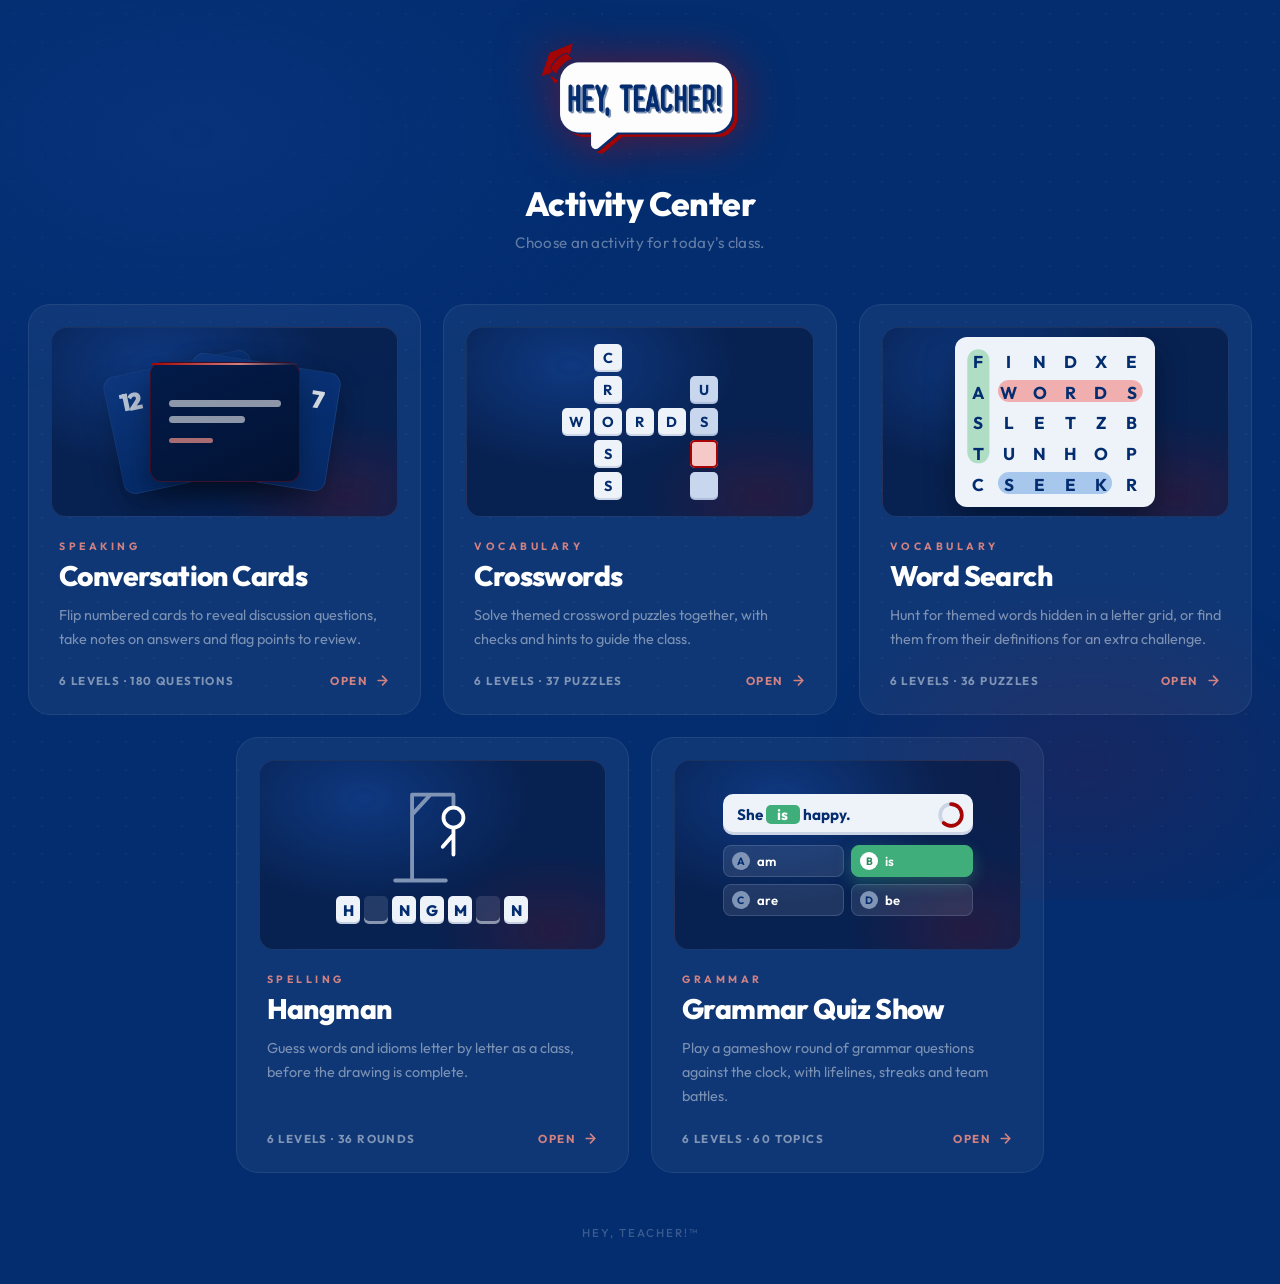
<file: index.html>
<!DOCTYPE html>
<html lang="en">
<head>
  <meta charset="UTF-8">
  <meta name="viewport" content="width=device-width, initial-scale=1.0">
  <title>Hey, Teacher! — Activity Center</title>
  <link rel="preconnect" href="https://fonts.googleapis.com">
  <link rel="preconnect" href="https://fonts.gstatic.com" crossorigin>
  <link href="https://fonts.googleapis.com/css2?family=Outfit:wght@300;400;500;600;700;800;900&display=swap" rel="stylesheet">
  <link rel="stylesheet" href="styles/styles.css">
</head>
<body class="landing-page">

  <div class="bg-grid" aria-hidden="true"></div>

  <div class="landing-container menu-container">

    <header class="landing-header">
      <div class="logo">
        <span class="logo-cap" aria-hidden="true"><img src="images/logo.png" width="200px" alt="Hey, Teacher! Logo"></span>
      </div>
      <h1 class="menu-title">Activity Center</h1>
      <p class="select-prompt">Choose an activity for today's class.</p>
    </header>

    <main class="activities-grid" id="activities-grid" aria-label="Activities">
      <!-- Generated by menu.js -->
    </main>

    <footer class="landing-footer">
      <p>Hey, Teacher!™</p>
    </footer>

  </div>

  <script src="scripts/common.js"></script>
  <script src="scripts/menu.js"></script>
</body>
</html>
</file>
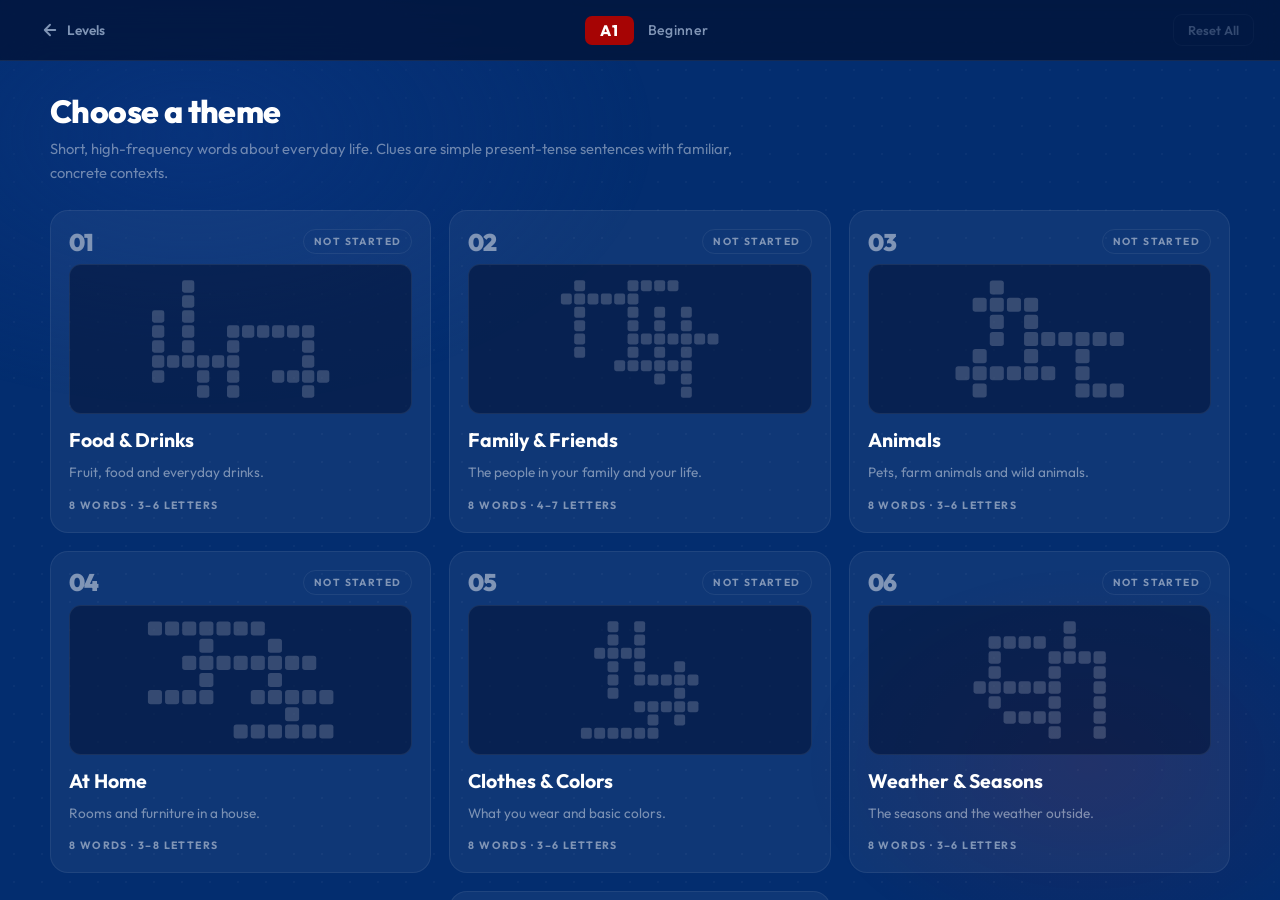
<file: crossword.html>
<!DOCTYPE html>
<html lang="en">
<head>
  <meta charset="UTF-8">
  <meta name="viewport" content="width=device-width, initial-scale=1.0">
  <title>Hey, Teacher! — Crosswords</title>
  <link rel="preconnect" href="https://fonts.googleapis.com">
  <link rel="preconnect" href="https://fonts.gstatic.com" crossorigin>
  <link href="https://fonts.googleapis.com/css2?family=Outfit:wght@300;400;500;600;700;800;900&display=swap" rel="stylesheet">
  <link rel="stylesheet" href="styles/styles.css">
  <link rel="stylesheet" href="styles/puzzles.css">
  <link rel="stylesheet" href="styles/crossword.css">
</head>
<body class="pz-page">

  <div class="bg-grid" aria-hidden="true"></div>

  <header class="cards-header">
    <a href="levels.html?activity=crosswords" class="back-btn" id="pz-back" aria-label="Back to levels">
      <svg width="18" height="18" viewBox="0 0 24 24" fill="none" stroke="currentColor" stroke-width="2.5" stroke-linecap="round" stroke-linejoin="round" aria-hidden="true">
        <path d="M19 12H5M5 12l7-7M5 12l7 7"/>
      </svg>
      <span id="pz-back-label">Levels</span>
    </a>

    <div class="level-info">
      <span class="level-badge" id="level-badge">A1</span>
      <span class="level-name" id="level-name">Beginner</span>
    </div>

    <div class="header-actions">
      <span class="progress-counter" id="progress-counter" aria-live="polite" hidden></span>
      <button class="header-btn reset-btn" id="reset-btn" type="button">Reset All</button>
    </div>
  </header>

  <!-- ─── Theme selection ─── -->
  <main class="pz-themes" id="pz-themes" hidden>
    <div class="pz-themes-intro">
      <h1 class="pz-themes-title">Choose a theme</h1>
      <p class="pz-themes-sub" id="pz-themes-sub">&nbsp;</p>
    </div>
    <div class="pz-themes-grid" id="pz-themes-grid">
      <!-- Generated by puzzles.js -->
    </div>
  </main>

  <!-- ─── Puzzle ─── -->
  <main class="pz-main" id="pz-puzzle" hidden>
    <section class="pz-board" aria-label="Crossword grid">
      <div class="pz-bar">
        <button class="pz-bar-nav" id="cw-prev-word" type="button" aria-label="Previous clue">
          <svg width="20" height="20" viewBox="0 0 24 24" fill="none" stroke="currentColor" stroke-width="2.5" stroke-linecap="round" stroke-linejoin="round" aria-hidden="true">
            <path d="M15 18l-6-6 6-6"/>
          </svg>
        </button>
        <div class="pz-bar-body" aria-live="polite">
          <span class="pz-bar-label" id="cw-cluebar-label">1 Across</span>
          <p class="pz-bar-text" id="cw-cluebar-text">&nbsp;</p>
        </div>
        <button class="pz-bar-nav" id="cw-next-word" type="button" aria-label="Next clue">
          <svg width="20" height="20" viewBox="0 0 24 24" fill="none" stroke="currentColor" stroke-width="2.5" stroke-linecap="round" stroke-linejoin="round" aria-hidden="true">
            <path d="M9 18l6-6-6-6"/>
          </svg>
        </button>
      </div>

      <div class="cw-grid-wrap" id="cw-grid-wrap">
        <div class="cw-grid" id="cw-grid" role="grid" aria-label="Crossword puzzle"></div>
        <input class="cw-input" id="cw-input" type="text" inputmode="text"
               autocomplete="off" autocorrect="off" autocapitalize="characters"
               spellcheck="false" aria-label="Type a letter">
      </div>

      <div class="pz-toolbar" role="toolbar" aria-label="Puzzle tools">
        <div class="pz-tool-group">
          <span class="pz-tool-label">Check</span>
          <button class="pz-tool" type="button" data-action="check-word">Word</button>
          <button class="pz-tool" type="button" data-action="check-all">Puzzle</button>
        </div>
        <div class="pz-tool-group">
          <span class="pz-tool-label">Reveal</span>
          <button class="pz-tool" type="button" data-action="reveal-letter">Letter</button>
          <button class="pz-tool" type="button" data-action="reveal-word">Word</button>
          <button class="pz-tool" type="button" data-action="reveal-all">Puzzle</button>
        </div>
      </div>

      <div class="pz-toast" id="pz-toast" role="status" aria-live="polite"></div>
    </section>

    <aside class="pz-panel" id="cw-clues" aria-label="Clues">
      <section>
        <h2 class="pz-panel-heading">Across</h2>
        <ol class="cw-clue-list" id="cw-clues-across"></ol>
      </section>
      <section>
        <h2 class="pz-panel-heading">Down</h2>
        <ol class="cw-clue-list" id="cw-clues-down"></ol>
      </section>
    </aside>
  </main>

  <!-- ─── Completion dialog ─── -->
  <div class="pz-modal" id="pz-modal" aria-hidden="true" role="dialog" aria-modal="true" aria-labelledby="pz-modal-title">
    <div class="pz-modal-card">
      <div class="pz-modal-icon" aria-hidden="true">
        <svg width="34" height="34" viewBox="0 0 24 24" fill="none" stroke="currentColor" stroke-width="3" stroke-linecap="round" stroke-linejoin="round">
          <path d="M20 6L9 17l-5-5"/>
        </svg>
      </div>
      <h2 class="pz-modal-title" id="pz-modal-title">Puzzle complete!</h2>
      <p class="pz-modal-text" id="pz-modal-text">&nbsp;</p>
      <div class="pz-modal-actions">
        <a class="pz-modal-btn" id="pz-modal-themes" href="#">All themes</a>
        <button class="pz-modal-btn" id="pz-modal-close" type="button">Keep looking</button>
        <a class="pz-modal-btn primary" id="pz-modal-next" href="#">
          Next puzzle
          <svg width="15" height="15" viewBox="0 0 24 24" fill="none" stroke="currentColor" stroke-width="2.5" stroke-linecap="round" stroke-linejoin="round" aria-hidden="true">
            <path d="M5 12h14M12 5l7 7-7 7"/>
          </svg>
        </a>
      </div>
    </div>
  </div>

  <script src="scripts/common.js"></script>
  <script src="scripts/puzzles.js"></script>
  <script src="scripts/crossword.js"></script>
</body>
</html>
</file>
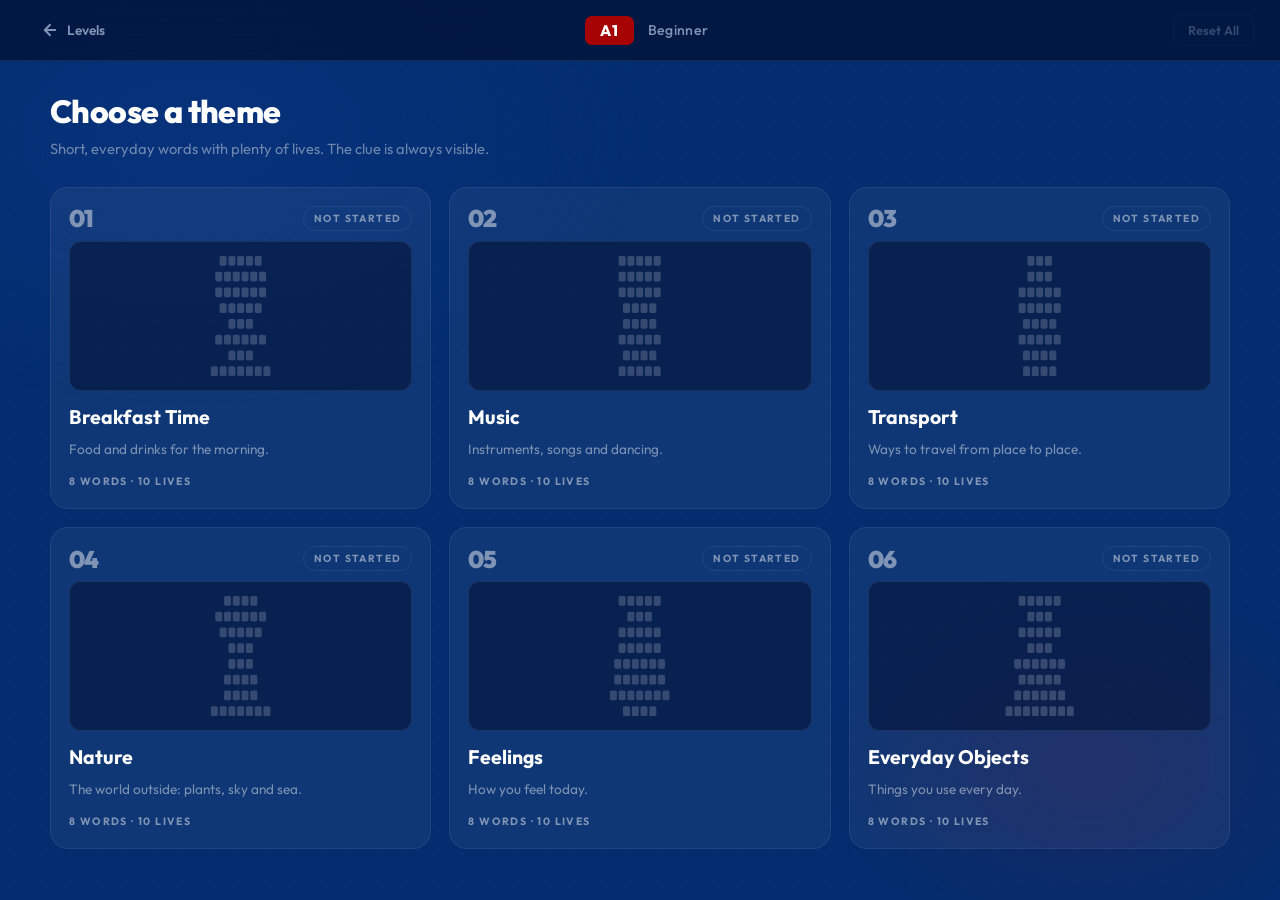
<file: hangman.html>
<!DOCTYPE html>
<html lang="en">
<head>
  <meta charset="UTF-8">
  <meta name="viewport" content="width=device-width, initial-scale=1.0">
  <title>Hey, Teacher! — Hangman</title>
  <link rel="preconnect" href="https://fonts.googleapis.com">
  <link rel="preconnect" href="https://fonts.gstatic.com" crossorigin>
  <link href="https://fonts.googleapis.com/css2?family=Outfit:wght@300;400;500;600;700;800;900&display=swap" rel="stylesheet">
  <link rel="stylesheet" href="styles/styles.css">
  <link rel="stylesheet" href="styles/puzzles.css">
  <link rel="stylesheet" href="styles/hangman.css">
</head>
<body class="pz-page">

  <div class="bg-grid" aria-hidden="true"></div>

  <header class="cards-header">
    <a href="levels.html?activity=hangman" class="back-btn" id="pz-back" aria-label="Back to levels">
      <svg width="18" height="18" viewBox="0 0 24 24" fill="none" stroke="currentColor" stroke-width="2.5" stroke-linecap="round" stroke-linejoin="round" aria-hidden="true">
        <path d="M19 12H5M5 12l7-7M5 12l7 7"/>
      </svg>
      <span id="pz-back-label">Levels</span>
    </a>

    <div class="level-info">
      <span class="level-badge" id="level-badge">A1</span>
      <span class="level-name" id="level-name">Beginner</span>
    </div>

    <div class="header-actions">
      <span class="progress-counter" id="progress-counter" aria-live="polite" hidden></span>
      <button class="header-btn reset-btn" id="reset-btn" type="button">Reset All</button>
    </div>
  </header>

  <!-- ─── Theme selection ─── -->
  <main class="pz-themes" id="pz-themes" hidden>
    <div class="pz-themes-intro">
      <h1 class="pz-themes-title">Choose a theme</h1>
      <p class="pz-themes-sub" id="pz-themes-sub">&nbsp;</p>
    </div>
    <div class="pz-themes-grid" id="pz-themes-grid">
      <!-- Generated by puzzles.js -->
    </div>
  </main>

  <!-- ─── Game ─── -->
  <main class="pz-main" id="pz-puzzle" hidden>
    <section class="pz-board" aria-label="Hangman">
      <div class="pz-bar" id="hm-bar">
        <button class="pz-bar-nav" id="hm-prev-word" type="button" aria-label="Previous word">
          <svg width="20" height="20" viewBox="0 0 24 24" fill="none" stroke="currentColor" stroke-width="2.5" stroke-linecap="round" stroke-linejoin="round" aria-hidden="true">
            <path d="M15 18l-6-6 6-6"/>
          </svg>
        </button>
        <div class="pz-bar-body" aria-live="polite">
          <span class="pz-bar-label" id="hm-bar-label">Word 1</span>
          <p class="pz-bar-text" id="hm-bar-text">&nbsp;</p>
        </div>
        <button class="pz-bar-nav" id="hm-next-word" type="button" aria-label="Next word">
          <svg width="20" height="20" viewBox="0 0 24 24" fill="none" stroke="currentColor" stroke-width="2.5" stroke-linecap="round" stroke-linejoin="round" aria-hidden="true">
            <path d="M9 18l6-6-6-6"/>
          </svg>
        </button>
      </div>

      <div class="hm-stage" id="hm-stage">
        <div class="hm-figure">
          <svg class="hm-drawing" id="hm-drawing" viewBox="0 0 200 230" aria-hidden="true"></svg>
          <div class="hm-lives" id="hm-lives"></div>
        </div>
        <div class="hm-play" id="hm-play">
          <div class="hm-word" id="hm-word" role="img"></div>
          <p class="hm-status" id="hm-status" aria-live="polite"></p>
        </div>
      </div>

      <div class="hm-keys" id="hm-keys" role="group" aria-label="Letters"></div>

      <form class="hm-guess" id="hm-guess" hidden>
        <input class="hm-guess-input" id="hm-guess-input" type="text"
               autocomplete="off" autocorrect="off" autocapitalize="characters" spellcheck="false"
               placeholder="Type the whole answer…" aria-label="Your answer">
        <button class="hm-guess-submit" type="submit">Guess</button>
        <button class="hm-guess-cancel" id="hm-guess-cancel" type="button">Cancel</button>
      </form>

      <div class="pz-toolbar" role="toolbar" aria-label="Game tools">
        <div class="pz-tool-group">
          <span class="pz-tool-label">Answer</span>
          <button class="pz-tool" type="button" data-action="guess-word">Guess word</button>
        </div>
        <div class="pz-tool-group">
          <span class="pz-tool-label">Help</span>
          <button class="pz-tool" type="button" data-action="reveal-letter">Reveal letter</button>
          <button class="pz-tool" type="button" data-action="show-answer">Show answer</button>
        </div>
      </div>

      <div class="pz-toast" id="pz-toast" role="status" aria-live="polite"></div>
    </section>

    <aside class="pz-panel hm-panel" aria-label="Round progress">
      <div class="hm-score" id="hm-score"></div>
      <h2 class="pz-panel-heading">This round</h2>
      <ol class="hm-round" id="hm-round"></ol>
    </aside>
  </main>

  <!-- ─── Completion dialog ─── -->
  <div class="pz-modal" id="pz-modal" aria-hidden="true" role="dialog" aria-modal="true" aria-labelledby="pz-modal-title">
    <div class="pz-modal-card">
      <div class="pz-modal-icon" aria-hidden="true">
        <svg width="34" height="34" viewBox="0 0 24 24" fill="none" stroke="currentColor" stroke-width="3" stroke-linecap="round" stroke-linejoin="round">
          <path d="M20 6L9 17l-5-5"/>
        </svg>
      </div>
      <h2 class="pz-modal-title" id="pz-modal-title">Round complete!</h2>
      <p class="pz-modal-text" id="pz-modal-text">&nbsp;</p>
      <div class="pz-modal-actions">
        <a class="pz-modal-btn" id="pz-modal-themes" href="#">All themes</a>
        <button class="pz-modal-btn" id="pz-modal-close" type="button">Review words</button>
        <a class="pz-modal-btn primary" id="pz-modal-next" href="#">
          Next round
          <svg width="15" height="15" viewBox="0 0 24 24" fill="none" stroke="currentColor" stroke-width="2.5" stroke-linecap="round" stroke-linejoin="round" aria-hidden="true">
            <path d="M5 12h14M12 5l7 7-7 7"/>
          </svg>
        </a>
      </div>
    </div>
  </div>

  <script src="scripts/common.js"></script>
  <script src="scripts/puzzles.js"></script>
  <script src="scripts/hangman.js"></script>
</body>
</html>
</file>
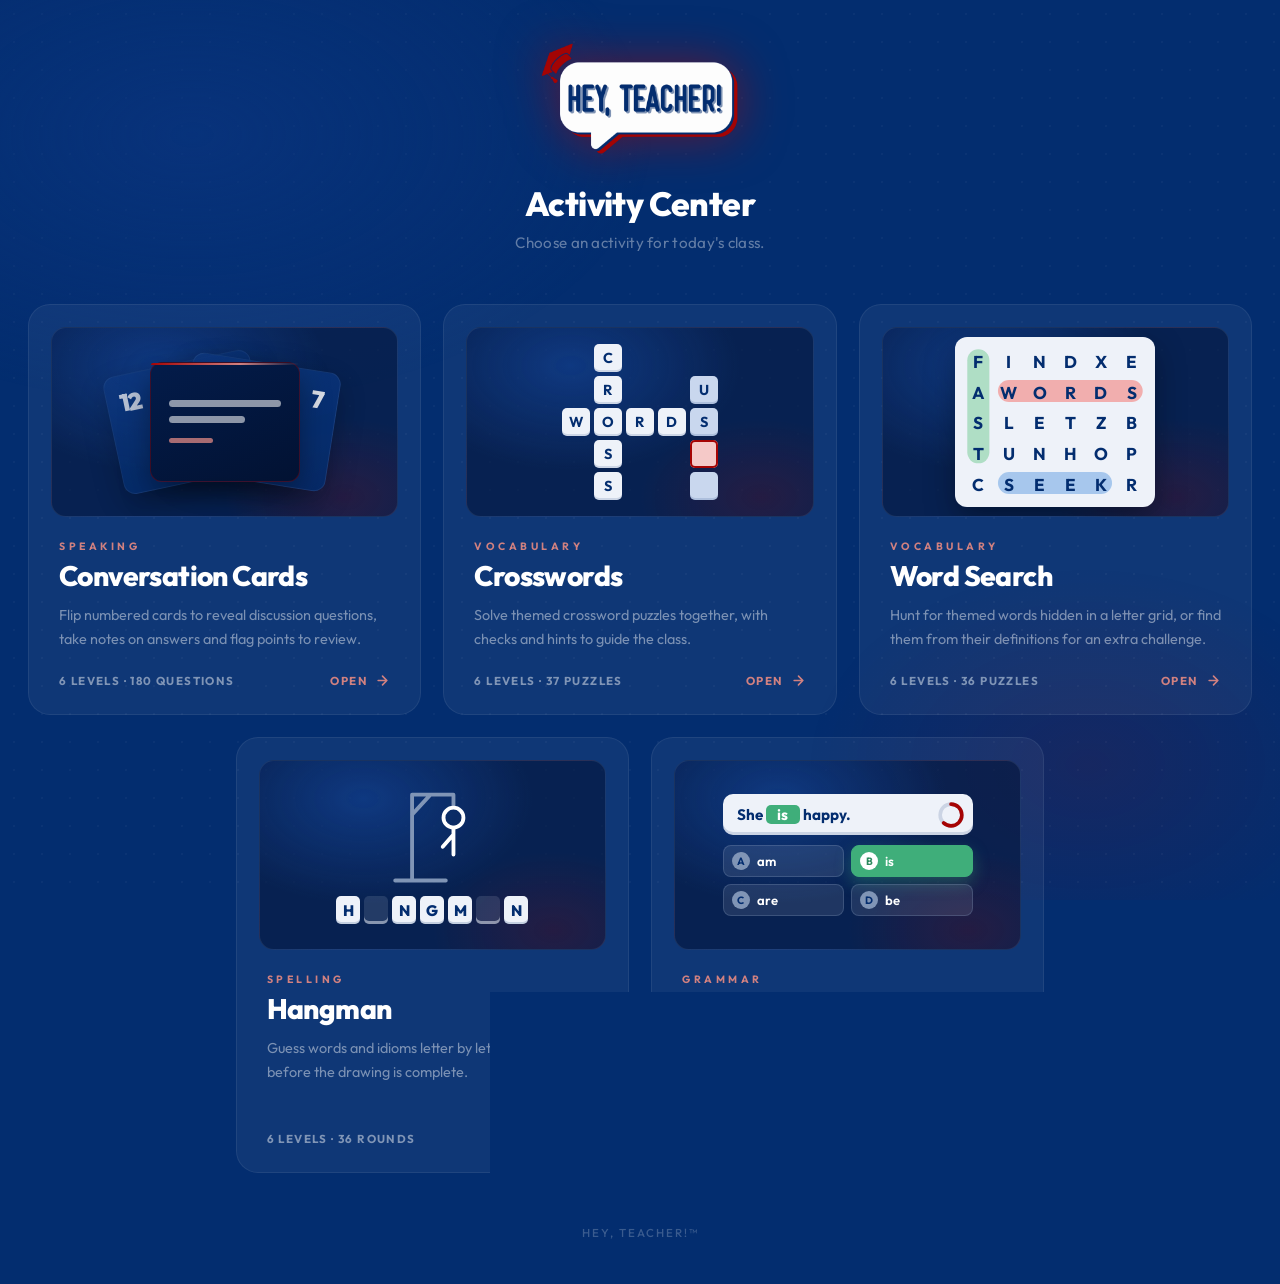
<file: levels.html>
<!DOCTYPE html>
<html lang="en">
<head>
  <meta charset="UTF-8">
  <meta name="viewport" content="width=device-width, initial-scale=1.0">
  <title>Hey, Teacher!</title>
  <link rel="preconnect" href="https://fonts.googleapis.com">
  <link rel="preconnect" href="https://fonts.gstatic.com" crossorigin>
  <link href="https://fonts.googleapis.com/css2?family=Outfit:wght@300;400;500;600;700;800;900&display=swap" rel="stylesheet">
  <link rel="stylesheet" href="styles/styles.css">
</head>
<body class="landing-page">

  <div class="bg-grid" aria-hidden="true"></div>

  <div class="landing-container">

    <a href="index.html" class="back-btn landing-back" aria-label="Back to activities">
      <svg width="18" height="18" viewBox="0 0 24 24" fill="none" stroke="currentColor" stroke-width="2.5" stroke-linecap="round" stroke-linejoin="round" aria-hidden="true">
        <path d="M19 12H5M5 12l7-7M5 12l7 7"/>
      </svg>
      Activities
    </a>

    <header class="landing-header">
      <div class="logo">
        <span class="logo-cap" aria-hidden="true"><img src="images/logo.png" width="200px" alt="Hey, Teacher! Logo"></span>
      </div>
      <div class="activity-heading">
        <span class="activity-kicker" id="activity-kicker">&nbsp;</span>
        <h1 class="menu-title" id="activity-title">&nbsp;</h1>
      </div>
      <p class="select-prompt">Select a CEFR level to begin.</p>
    </header>

    <main class="levels-grid" id="levels-grid" aria-label="CEFR levels">
      <!-- Generated by menu.js -->
    </main>

    <footer class="landing-footer">
      <p>Hey, Teacher!™</p>
    </footer>

  </div>

  <script src="scripts/common.js"></script>
  <script src="scripts/menu.js"></script>
</body>
</html>
</file>
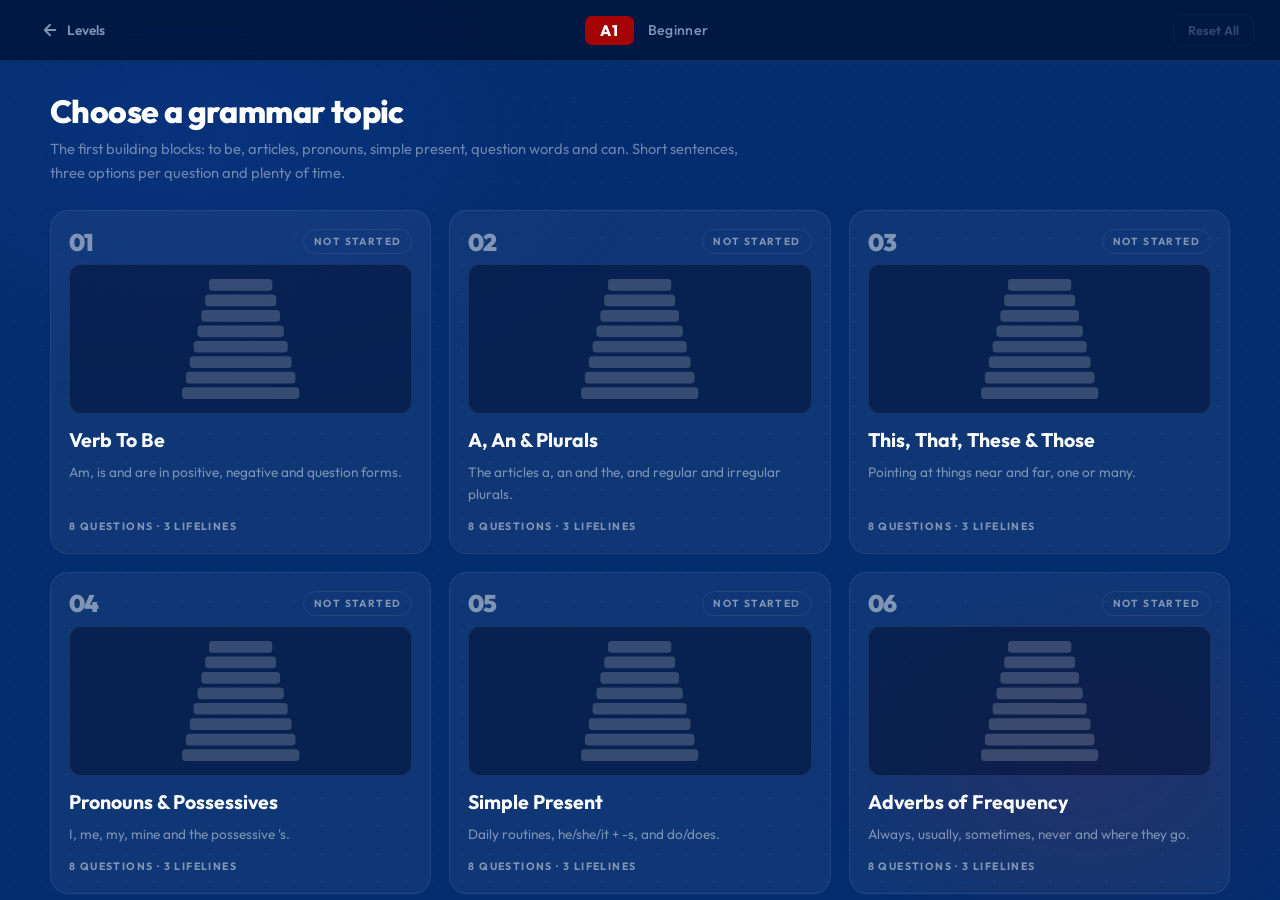
<file: quiz.html>
<!DOCTYPE html>
<html lang="en">
<head>
  <meta charset="UTF-8">
  <meta name="viewport" content="width=device-width, initial-scale=1.0">
  <title>Hey, Teacher! — Grammar Quiz Show</title>
  <link rel="preconnect" href="https://fonts.googleapis.com">
  <link rel="preconnect" href="https://fonts.gstatic.com" crossorigin>
  <link href="https://fonts.googleapis.com/css2?family=Outfit:wght@300;400;500;600;700;800;900&display=swap" rel="stylesheet">
  <link rel="stylesheet" href="styles/styles.css">
  <link rel="stylesheet" href="styles/puzzles.css">
  <link rel="stylesheet" href="styles/quiz.css">
</head>
<body class="pz-page">

  <div class="bg-grid" aria-hidden="true"></div>

  <header class="cards-header">
    <a href="levels.html?activity=quiz" class="back-btn" id="pz-back" aria-label="Back to levels">
      <svg width="18" height="18" viewBox="0 0 24 24" fill="none" stroke="currentColor" stroke-width="2.5" stroke-linecap="round" stroke-linejoin="round" aria-hidden="true">
        <path d="M19 12H5M5 12l7-7M5 12l7 7"/>
      </svg>
      <span id="pz-back-label">Levels</span>
    </a>

    <div class="level-info">
      <span class="level-badge" id="level-badge">A1</span>
      <span class="level-name" id="level-name">Beginner</span>
    </div>

    <div class="header-actions">
      <button class="header-btn qz-sound-btn" id="qz-sound" type="button" aria-pressed="true" hidden></button>
      <span class="progress-counter" id="progress-counter" aria-live="polite" hidden></span>
      <button class="header-btn reset-btn" id="reset-btn" type="button">Reset All</button>
    </div>
  </header>

  <!-- ─── Topic selection ─── -->
  <main class="pz-themes" id="pz-themes" hidden>
    <div class="pz-themes-intro">
      <h1 class="pz-themes-title">Choose a grammar topic</h1>
      <p class="pz-themes-sub" id="pz-themes-sub">&nbsp;</p>
    </div>
    <div class="pz-themes-grid" id="pz-themes-grid">
      <!-- Generated by puzzles.js -->
    </div>
  </main>

  <!-- ─── Show ─── -->
  <main class="pz-main" id="pz-puzzle" hidden>
    <section class="pz-board qz-board" aria-label="Quiz show">
      <div class="pz-bar" id="qz-bar">
        <button class="pz-bar-nav" id="qz-prev" type="button" aria-label="Previous question" hidden>
          <svg width="20" height="20" viewBox="0 0 24 24" fill="none" stroke="currentColor" stroke-width="2.5" stroke-linecap="round" stroke-linejoin="round" aria-hidden="true">
            <path d="M15 18l-6-6 6-6"/>
          </svg>
        </button>
        <div class="pz-bar-body" aria-live="polite">
          <span class="pz-bar-label" id="qz-bar-label">Get ready</span>
          <p class="pz-bar-text" id="qz-bar-text">&nbsp;</p>
        </div>
        <span class="qz-points" id="qz-points" hidden></span>
        <div class="qz-timer" id="qz-timer" role="timer" aria-label="Time left" hidden>
          <svg viewBox="0 0 40 40" aria-hidden="true">
            <circle class="qz-timer-track" cx="20" cy="20" r="17"/>
            <circle class="qz-timer-ring" id="qz-timer-ring" cx="20" cy="20" r="17" pathLength="100"/>
          </svg>
          <span class="qz-timer-num" id="qz-timer-num"></span>
        </div>
        <button class="pz-bar-nav" id="qz-next" type="button" aria-label="Next question" hidden>
          <svg width="20" height="20" viewBox="0 0 24 24" fill="none" stroke="currentColor" stroke-width="2.5" stroke-linecap="round" stroke-linejoin="round" aria-hidden="true">
            <path d="M9 18l6-6-6-6"/>
          </svg>
        </button>
      </div>

      <div class="qz-stage" id="qz-stage">
        <!-- Generated by quiz.js -->
      </div>

      <div class="qz-countdown" id="qz-countdown" aria-live="assertive" hidden></div>

      <div class="pz-toolbar" id="qz-toolbar" role="toolbar" aria-label="Show tools" hidden>
        <div class="pz-tool-group" id="qz-lifelines-group">
          <span class="pz-tool-label">Lifelines</span>
          <span class="qz-lifelines" id="qz-lifelines"></span>
        </div>
        <div class="pz-tool-group">
          <span class="pz-tool-label">Host</span>
          <button class="pz-tool" type="button" id="qz-pause"></button>
          <button class="pz-tool" type="button" id="qz-reveal">Reveal answer</button>
        </div>
      </div>

      <div class="pz-toast" id="pz-toast" role="status" aria-live="polite"></div>
    </section>

    <aside class="pz-panel qz-panel" aria-label="Scores and questions">
      <div class="qz-scoreboard" id="qz-scoreboard"></div>
      <h2 class="pz-panel-heading">Questions</h2>
      <ol class="qz-list" id="qz-list"></ol>
    </aside>
  </main>

  <!-- ─── Results dialog ─── -->
  <div class="pz-modal" id="pz-modal" aria-hidden="true" role="dialog" aria-modal="true" aria-labelledby="pz-modal-title">
    <div class="pz-modal-card qz-modal-card">
      <div class="pz-modal-icon qz-modal-icon" aria-hidden="true">
        <svg width="36" height="36" viewBox="0 0 24 24" fill="none" stroke="currentColor" stroke-width="2.2" stroke-linecap="round" stroke-linejoin="round">
          <path d="M8 21h8M12 17v4M7 4h10v5a5 5 0 0 1-10 0V4zM7 6H4v1a3 3 0 0 0 3 3M17 6h3v1a3 3 0 0 1-3 3"/>
        </svg>
      </div>
      <h2 class="pz-modal-title" id="pz-modal-title">Show's over!</h2>
      <div class="qz-results" id="qz-results"></div>
      <p class="pz-modal-text" id="pz-modal-text">&nbsp;</p>
      <div class="pz-modal-actions">
        <a class="pz-modal-btn" id="pz-modal-themes" href="#">All topics</a>
        <button class="pz-modal-btn" id="pz-modal-close" type="button">See results</button>
        <a class="pz-modal-btn primary" id="pz-modal-next" href="#">
          Next topic
          <svg width="15" height="15" viewBox="0 0 24 24" fill="none" stroke="currentColor" stroke-width="2.5" stroke-linecap="round" stroke-linejoin="round" aria-hidden="true">
            <path d="M5 12h14M12 5l7 7-7 7"/>
          </svg>
        </a>
      </div>
    </div>
  </div>

  <div class="qz-fx" id="qz-fx" aria-hidden="true"></div>

  <script src="scripts/common.js"></script>
  <script src="scripts/puzzles.js"></script>
  <script src="scripts/quiz.js"></script>
</body>
</html>
</file>
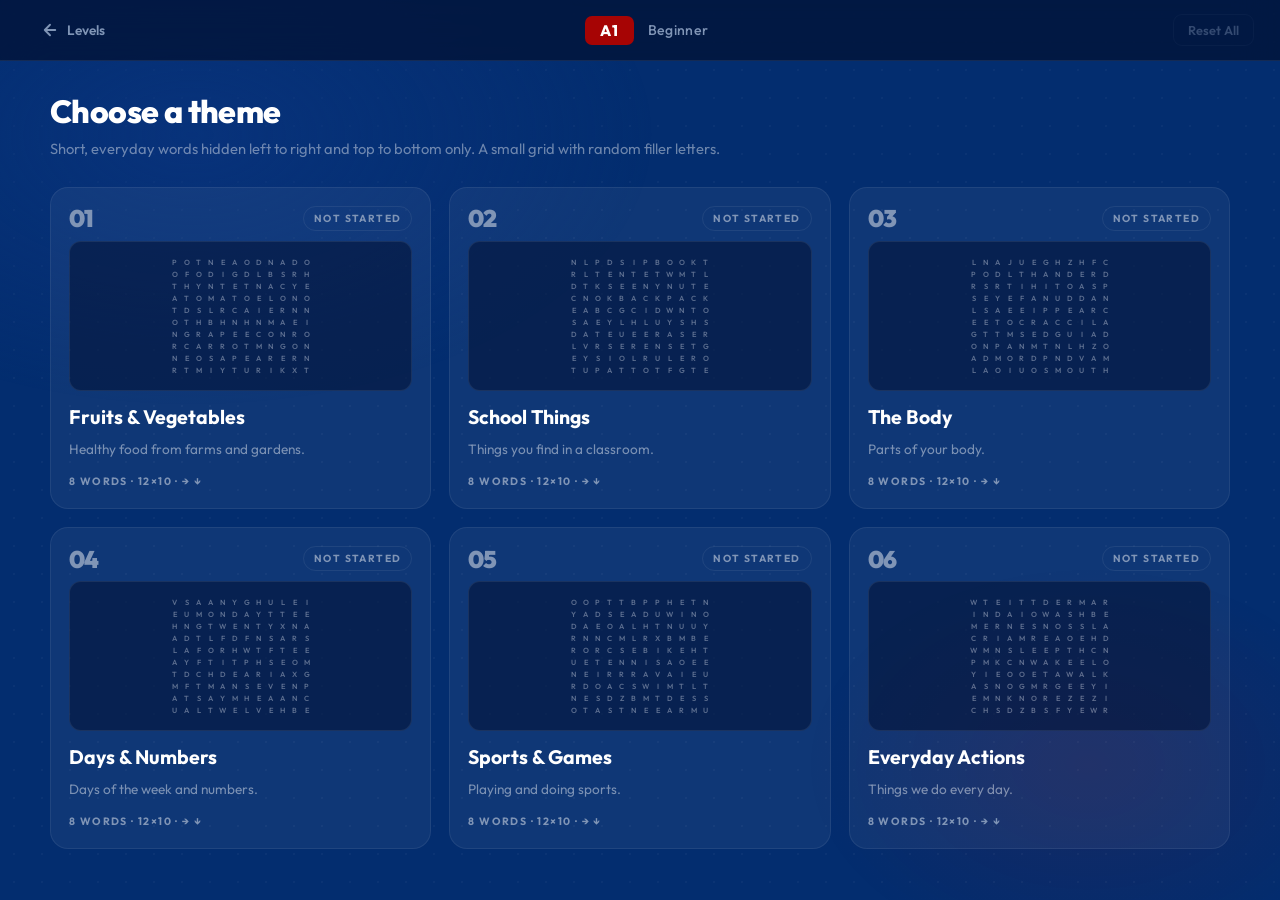
<file: wordsearch.html>
<!DOCTYPE html>
<html lang="en">
<head>
  <meta charset="UTF-8">
  <meta name="viewport" content="width=device-width, initial-scale=1.0">
  <title>Hey, Teacher! — Word Search</title>
  <link rel="preconnect" href="https://fonts.googleapis.com">
  <link rel="preconnect" href="https://fonts.gstatic.com" crossorigin>
  <link href="https://fonts.googleapis.com/css2?family=Outfit:wght@300;400;500;600;700;800;900&display=swap" rel="stylesheet">
  <link rel="stylesheet" href="styles/styles.css">
  <link rel="stylesheet" href="styles/puzzles.css">
  <link rel="stylesheet" href="styles/wordsearch.css">
</head>
<body class="pz-page">

  <div class="bg-grid" aria-hidden="true"></div>

  <header class="cards-header">
    <a href="levels.html?activity=wordsearch" class="back-btn" id="pz-back" aria-label="Back to levels">
      <svg width="18" height="18" viewBox="0 0 24 24" fill="none" stroke="currentColor" stroke-width="2.5" stroke-linecap="round" stroke-linejoin="round" aria-hidden="true">
        <path d="M19 12H5M5 12l7-7M5 12l7 7"/>
      </svg>
      <span id="pz-back-label">Levels</span>
    </a>

    <div class="level-info">
      <span class="level-badge" id="level-badge">A1</span>
      <span class="level-name" id="level-name">Beginner</span>
    </div>

    <div class="header-actions">
      <span class="progress-counter" id="progress-counter" aria-live="polite" hidden></span>
      <button class="header-btn reset-btn" id="reset-btn" type="button">Reset All</button>
    </div>
  </header>

  <!-- ─── Theme selection ─── -->
  <main class="pz-themes" id="pz-themes" hidden>
    <div class="pz-themes-intro">
      <h1 class="pz-themes-title">Choose a theme</h1>
      <p class="pz-themes-sub" id="pz-themes-sub">&nbsp;</p>
    </div>
    <div class="pz-themes-grid" id="pz-themes-grid">
      <!-- Generated by puzzles.js -->
    </div>
  </main>

  <!-- ─── Puzzle ─── -->
  <main class="pz-main" id="pz-puzzle" hidden>
    <section class="pz-board" aria-label="Word search grid">
      <div class="pz-bar" id="ws-bar">
        <div class="pz-bar-body" aria-live="polite">
          <span class="pz-bar-label" id="ws-bar-label">Find</span>
          <p class="pz-bar-text" id="ws-bar-text">&nbsp;</p>
        </div>
      </div>

      <div class="ws-stage" id="ws-stage">
        <div class="ws-board" id="ws-board">
          <div class="ws-area">
            <svg class="ws-marks" id="ws-marks" aria-hidden="true"></svg>
            <div class="ws-grid" id="ws-grid" aria-label="Letter grid: drag across a word, or tap its first and last letters"></div>
          </div>
        </div>
      </div>

      <div class="pz-toolbar" role="toolbar" aria-label="Puzzle tools">
        <div class="pz-tool-group">
          <span class="pz-tool-label">Help</span>
          <button class="pz-tool" type="button" data-action="hint">Hint</button>
          <button class="pz-tool" type="button" data-action="reveal-word">Reveal word</button>
          <button class="pz-tool" type="button" data-action="reveal-all">Reveal all</button>
        </div>
      </div>

      <div class="pz-toast" id="pz-toast" role="status" aria-live="polite"></div>
    </section>

    <aside class="pz-panel ws-panel" aria-label="Word list">
      <div class="ws-panel-head">
        <h2 class="pz-panel-heading" id="ws-list-heading">Words to find</h2>
        <div class="ws-mode" role="radiogroup" aria-label="The list shows">
          <button type="button" role="radio" data-mode="words" aria-checked="true">Words</button>
          <button type="button" role="radio" data-mode="clues" aria-checked="false">Clues</button>
        </div>
      </div>
      <ol class="ws-list" id="ws-list"></ol>
      <p class="ws-directions" id="ws-directions"></p>
    </aside>
  </main>

  <!-- ─── Completion dialog ─── -->
  <div class="pz-modal" id="pz-modal" aria-hidden="true" role="dialog" aria-modal="true" aria-labelledby="pz-modal-title">
    <div class="pz-modal-card">
      <div class="pz-modal-icon" aria-hidden="true">
        <svg width="34" height="34" viewBox="0 0 24 24" fill="none" stroke="currentColor" stroke-width="3" stroke-linecap="round" stroke-linejoin="round">
          <path d="M20 6L9 17l-5-5"/>
        </svg>
      </div>
      <h2 class="pz-modal-title" id="pz-modal-title">All words found!</h2>
      <p class="pz-modal-text" id="pz-modal-text">&nbsp;</p>
      <div class="pz-modal-actions">
        <a class="pz-modal-btn" id="pz-modal-themes" href="#">All themes</a>
        <button class="pz-modal-btn" id="pz-modal-close" type="button">Keep looking</button>
        <a class="pz-modal-btn primary" id="pz-modal-next" href="#">
          Next puzzle
          <svg width="15" height="15" viewBox="0 0 24 24" fill="none" stroke="currentColor" stroke-width="2.5" stroke-linecap="round" stroke-linejoin="round" aria-hidden="true">
            <path d="M5 12h14M12 5l7 7-7 7"/>
          </svg>
        </a>
      </div>
    </div>
  </div>

  <script src="scripts/common.js"></script>
  <script src="scripts/puzzles.js"></script>
  <script src="scripts/wordsearch.js"></script>
</body>
</html>
</file>
<file: styles/styles.css>
/* ─── Variables ─────────────────────────────────────────────── */
:root {
  --navy:      #032d6f;
  --red:       #a60404;
  --steel:     #8095b6;
  --rose:      #d18180;
  --white:     #ffffff;

  --navy-dark:  #021a47;
  --navy-mid:   #0a3580;
  --steel-15:   rgba(128, 149, 182, 0.15);
  --steel-30:   rgba(128, 149, 182, 0.30);
  --steel-50:   rgba(128, 149, 182, 0.50);
  --red-15:     rgba(166,  4,   4, 0.15);
  --red-35:     rgba(166,  4,   4, 0.35);
  --red-55:     rgba(166,  4,   4, 0.55);
  --white-05:   rgba(255, 255, 255, 0.05);
  --white-08:   rgba(255, 255, 255, 0.08);
}

/* ─── Reset ─────────────────────────────────────────────────── */
*, *::before, *::after {
  box-sizing: border-box;
  margin: 0;
  padding: 0;
}

[hidden] { display: none !important; }

body {
  font-family: 'Outfit', system-ui, sans-serif;
  background: var(--navy);
  color: var(--white);
  min-height: 100vh;
  overflow-x: hidden;
}

/* ─── Background ────────────────────────────────────────────── */
.bg-grid {
  position: fixed;
  inset: 0;
  background-image:
    radial-gradient(ellipse 60% 50% at 15% 15%, rgba(10, 53, 128, 0.70) 0%, transparent 60%),
    radial-gradient(ellipse 40% 40% at 85% 85%, rgba(166, 4, 4, 0.12) 0%, transparent 55%),
    radial-gradient(rgba(128, 149, 182, 0.07) 1px, transparent 1px);
  background-size: 100% 100%, 100% 100%, 28px 28px;
  pointer-events: none;
  z-index: 0;
}

/* ══════════════════════════════════════════════════════════════
   LANDING PAGE
══════════════════════════════════════════════════════════════ */

.landing-container {
  position: relative;
  z-index: 1;
  max-width: 1080px;
  margin: 0 auto;
  padding: 20px 28px 44px;
  min-height: 100vh;
  display: flex;
  flex-direction: column;
  gap: 52px;
}

.landing-header {
  margin-top: 20px;
  text-align: center;
  animation: fadeSlideDown 0.8s cubic-bezier(0.22, 1, 0.36, 1) both;
}

@keyframes fadeSlideDown {
  from { opacity: 0; transform: translateY(-24px); }
  to   { opacity: 1; transform: translateY(0); }
}

.logo {
  display: inline-flex;
  align-items: center;
  gap: 20px;
  margin-bottom: 20px;
}

.logo-cap {
  font-size: 3.8rem;
  line-height: 1;
  filter: drop-shadow(0 0 24px rgba(166, 4, 4, 0.55));
  display: inline-block;
  animation: floatCap 3.6s ease-in-out infinite;
}

@keyframes floatCap {
  0%, 100% { transform: translateY(0) rotate(-3deg); }
  50%      { transform: translateY(-8px) rotate(2deg); }
}

.logo-text h1 {
  font-size: 3.4rem;
  font-weight: 900;
  letter-spacing: -1.5px;
  line-height: 1;
  color: var(--white);
  text-align: left;
}

.logo-text h1 span { color: var(--red); }

.logo-sub {
  font-size: 0.72rem;
  font-weight: 600;
  letter-spacing: 3.5px;
  text-transform: uppercase;
  color: var(--steel);
  margin-top: 6px;
  text-align: left;
}

.select-prompt {
  font-size: 0.95rem;
  color: rgba(255, 255, 255, 0.38);
  letter-spacing: 0.3px;
  margin-top: 10px;
}

/* ─── Levels Grid ────────────────────────────────────────────── */
.levels-grid {
  display: grid;
  grid-template-columns: repeat(3, 1fr);
  gap: 18px;
  height: 550px;
}

.level-card {
  position: relative;
  display: block;
  text-decoration: none;
  background: var(--white-05);
  border: 1px solid var(--steel-15);
  border-radius: 18px;
  padding: 36px 30px 28px;
  cursor: pointer;
  text-align: left;
  color: inherit;
  font-family: inherit;
  transition:
    transform     0.38s cubic-bezier(0.34, 1.56, 0.64, 1),
    background    0.25s ease,
    border-color  0.25s ease,
    box-shadow    0.30s ease;
  overflow: hidden;
  user-select: none;
  list-style: none;
}

.level-card::after {
  content: '';
  position: absolute;
  top: 0; left: 0; right: 0;
  height: 2px;
  background: linear-gradient(90deg, var(--red), var(--rose), transparent);
  transform: scaleX(0);
  transform-origin: left center;
  transition: transform 0.4s cubic-bezier(0.4, 0, 0.2, 1);
}

.level-card:hover::after,
.level-card:focus-visible::after { transform: scaleX(1); }

.level-card:hover,
.level-card:focus-visible {
  transform: translateY(-8px) scale(1.015);
  background: var(--white-08);
  border-color: var(--steel-30);
  box-shadow:
    0 28px 70px rgba(0, 0, 0, 0.50),
    0 0  0 1px var(--red-15);
  outline: none;
}

.level-card:active {
  transform: translateY(-3px) scale(0.99);
  transition-duration: 0.12s;
}

.level-card.exiting { animation: lcExit 0.28s ease forwards; }

@keyframes lcExit {
  to { transform: scale(0.94) translateY(4px); opacity: 0.5; }
}

.lc-code {
  font-size: 4.8rem;
  font-weight: 900;
  line-height: 1;
  letter-spacing: -3px;
  color: var(--white);
  margin-bottom: 6px;
}

.lc-name {
  font-size: 0.68rem;
  font-weight: 700;
  letter-spacing: 3.5px;
  text-transform: uppercase;
  color: var(--steel);
  margin-bottom: 16px;
}

.lc-desc {
  font-size: 0.83rem;
  color: rgba(255, 255, 255, 0.36);
  line-height: 1.65;
}

.lc-arrow {
  display: inline-flex;
  align-items: center;
  gap: 7px;
  margin-top: 24px;
  font-size: 0.72rem;
  font-weight: 700;
  letter-spacing: 1.5px;
  text-transform: uppercase;
  color: var(--red);
  opacity: 0;
  transform: translateX(-10px);
  transition: opacity 0.3s ease, transform 0.3s ease;
}

.level-card:hover .lc-arrow,
.level-card:focus-visible .lc-arrow {
  opacity: 1;
  transform: translateX(0);
}

.lc-arrow svg { transition: transform 0.3s ease; flex-shrink: 0; }
.level-card:hover .lc-arrow svg { transform: translateX(5px); }

.lc-meta {
  position: absolute;
  top: 18px;
  right: 18px;
  font-size: 0.64rem;
  font-weight: 700;
  letter-spacing: 1.4px;
  text-transform: uppercase;
  color: var(--steel);
  padding: 5px 10px;
  border: 1px solid var(--steel-15);
  border-radius: 999px;
  background: rgba(255, 255, 255, 0.03);
}

.landing-footer {
  text-align: center;
  font-size: 0.72rem;
  font-weight: 500;
  color: rgba(255, 255, 255, 0.22);
  letter-spacing: 2px;
  text-transform: uppercase;
}

/* ─── Menu titles ────────────────────────────────────────────── */
.menu-title {
  font-size: 2.1rem;
  font-weight: 800;
  letter-spacing: -0.6px;
  line-height: 1.1;
  color: var(--white);
}

.activity-heading {
  display: flex;
  flex-direction: column;
  align-items: center;
  gap: 8px;
}

.activity-kicker {
  font-size: 0.68rem;
  font-weight: 700;
  letter-spacing: 3.5px;
  text-transform: uppercase;
  color: var(--rose);
}

.landing-back {
  position: absolute;
  top: 22px;
  left: 20px;
  z-index: 2;
}

/* ─── Activity cards (main menu) ─────────────────────────────── */
.menu-container { max-width: 1340px; }

/* Flex instead of grid so an incomplete last row stays centered */
.activities-grid {
  --cols: 2;
  --gap: 22px;
  display: flex;
  flex-wrap: wrap;
  justify-content: center;
  gap: var(--gap);
  width: 100%;
  max-width: 1240px;
  margin: 0 auto;
}

.activity-card {
  position: relative;
  flex: 0 0 calc((100% - (var(--cols) - 1) * var(--gap)) / var(--cols));
  min-width: 0;
  display: flex;
  flex-direction: column;
  gap: 22px;
  padding: 22px 22px 26px;
  background: var(--white-05);
  border: 1px solid var(--steel-15);
  border-radius: 22px;
  color: inherit;
  text-decoration: none;
  overflow: hidden;
  user-select: none;
  transition:
    transform     0.38s cubic-bezier(0.34, 1.56, 0.64, 1),
    background    0.25s ease,
    border-color  0.25s ease,
    box-shadow    0.30s ease;
}

.activity-card::after {
  content: '';
  position: absolute;
  top: 0; left: 0; right: 0;
  height: 2px;
  background: linear-gradient(90deg, var(--red), var(--rose), transparent);
  transform: scaleX(0);
  transform-origin: left center;
  transition: transform 0.4s cubic-bezier(0.4, 0, 0.2, 1);
}

.activity-card:hover::after,
.activity-card:focus-visible::after { transform: scaleX(1); }

.activity-card:hover,
.activity-card:focus-visible {
  transform: translateY(-8px) scale(1.015);
  background: var(--white-08);
  border-color: var(--steel-30);
  box-shadow:
    0 28px 70px rgba(0, 0, 0, 0.50),
    0 0  0 1px var(--red-15);
  outline: none;
}

.activity-card:active {
  transform: translateY(-3px) scale(0.99);
  transition-duration: 0.12s;
}

.activity-card.exiting { animation: lcExit 0.28s ease forwards; }

.ac-visual {
  height: 190px;
  border-radius: 15px;
  display: flex;
  align-items: center;
  justify-content: center;
  background:
    radial-gradient(ellipse 70% 80% at 30% 20%, rgba(22, 76, 168, 0.55) 0%, transparent 70%),
    radial-gradient(ellipse 50% 60% at 85% 90%, rgba(166, 4, 4, 0.18) 0%, transparent 70%),
    rgba(2, 18, 52, 0.55);
  border: 1px solid var(--steel-15);
  overflow: hidden;
}

.ac-body { padding: 0 8px; }

.ac-kicker {
  font-size: 0.66rem;
  font-weight: 700;
  letter-spacing: 3.5px;
  text-transform: uppercase;
  color: var(--rose);
  margin-bottom: 8px;
}

.ac-title {
  font-size: clamp(1.55rem, 2.2vw, 1.9rem);
  font-weight: 800;
  letter-spacing: -0.6px;
  line-height: 1.1;
  margin-bottom: 12px;
}

.ac-desc {
  font-size: 0.9rem;
  line-height: 1.65;
  color: rgba(255, 255, 255, 0.45);
}

.ac-footer {
  margin-top: auto;
  padding: 0 8px;
  display: flex;
  align-items: center;
  justify-content: space-between;
  gap: 12px;
}

.ac-meta {
  font-size: 0.72rem;
  font-weight: 700;
  letter-spacing: 1.4px;
  text-transform: uppercase;
  color: var(--steel);
}

.ac-open {
  display: inline-flex;
  align-items: center;
  gap: 7px;
  font-size: 0.72rem;
  font-weight: 700;
  letter-spacing: 1.5px;
  text-transform: uppercase;
  color: var(--rose);
  transition: color 0.25s ease;
}

.ac-open svg { transition: transform 0.3s ease; }
.activity-card:hover .ac-open { color: var(--white); }
.activity-card:hover .ac-open svg { transform: translateX(5px); }

/* Conversation illustration: fanned cards */
.ac-stack {
  position: relative;
  width: 150px;
  height: 120px;
}

.ac-stack-card {
  position: absolute;
  inset: 0;
  border-radius: 12px;
  display: flex;
  align-items: center;
  justify-content: center;
  font-size: 2.6rem;
  font-weight: 900;
  letter-spacing: -2px;
  color: var(--white);
  border: 1px solid var(--steel-15);
  background: linear-gradient(155deg, rgba(14, 58, 130, 0.95) 0%, rgba(3, 45, 111, 0.98) 100%);
  box-shadow: 0 12px 30px rgba(0, 0, 0, 0.35);
  transition: transform 0.45s cubic-bezier(0.34, 1.56, 0.64, 1);
}

.ac-stack-card.back,
.ac-stack-card.mid {
  align-items: flex-start;
  padding-top: 12px;
  font-size: 1.5rem;
  letter-spacing: -1px;
}

.ac-stack-card.back { justify-content: flex-start; padding-left: 12px; transform: translateX(-38px) rotate(-12deg); opacity: 0.7; }
.ac-stack-card.mid  { justify-content: flex-end; padding-right: 14px; transform: translateX(34px) rotate(9deg); opacity: 0.85; }

.ac-stack-card.front {
  flex-direction: column;
  align-items: flex-start;
  justify-content: center;
  gap: 9px;
  padding: 0 18px;
  background: linear-gradient(155deg, rgba(3, 28, 74, 0.99) 0%, rgba(2, 18, 50, 0.99) 100%);
  border-color: var(--red-35);
}

.ac-stack-card.front::before {
  content: '';
  position: absolute;
  top: 0; left: 0; right: 0;
  height: 2px;
  background: linear-gradient(90deg, var(--red), var(--rose) 60%, transparent);
  border-radius: 12px 12px 0 0;
}

.ac-stack-line {
  display: block;
  width: 100%;
  height: 7px;
  border-radius: 4px;
  background: rgba(255, 255, 255, 0.55);
}

.ac-stack-line.short { width: 68%; }

.ac-stack-tag {
  display: block;
  width: 40%;
  height: 5px;
  margin-top: 6px;
  border-radius: 3px;
  background: var(--rose);
  opacity: 0.8;
}

.activity-card:hover .ac-stack-card.back { transform: translateX(-52px) rotate(-16deg); }
.activity-card:hover .ac-stack-card.mid  { transform: translateX(48px) rotate(13deg); }
.activity-card:hover .ac-stack-card.front { transform: translateY(-4px); }

/* Crossword illustration: mini grid */
.ac-mini-grid {
  display: grid;
  grid-template-columns: repeat(5, 28px);
  grid-template-rows: repeat(5, 28px);
  gap: 4px;
  transition: transform 0.45s cubic-bezier(0.34, 1.56, 0.64, 1);
}

.ac-tile {
  display: flex;
  align-items: center;
  justify-content: center;
  border-radius: 5px;
  font-size: 0.9rem;
  font-weight: 700;
  color: var(--navy);
  background: #eef2f9;
  box-shadow: inset 0 -2px 0 rgba(3, 45, 111, 0.14);
}

.ac-tile.word   { background: #c9d7ee; }
.ac-tile.active { background: #f5c9c8; box-shadow: inset 0 0 0 2px var(--red); }

.activity-card:hover .ac-mini-grid { transform: scale(1.06) rotate(-2deg); }

/* Word search illustration: letter board with highlights */
.ac-ws {
  width: 200px;
  height: auto;
  padding: 8px;
  border-radius: 12px;
  background: #eef2f9;
  box-shadow: 0 12px 30px rgba(0, 0, 0, 0.35);
  transition: transform 0.45s cubic-bezier(0.34, 1.56, 0.64, 1);
}

.ac-ws line {
  stroke-width: 0.72;
  stroke-linecap: round;
  opacity: 0.9;
}

.ac-ws text {
  font-family: 'Outfit', system-ui, sans-serif;
  font-size: 0.56px;
  font-weight: 700;
  fill: var(--navy);
  text-anchor: middle;
  dominant-baseline: central;
}

.activity-card:hover .ac-ws { transform: scale(1.06) rotate(2deg); }

/* Hangman illustration: drawing + partly guessed word */
.ac-hm {
  display: flex;
  flex-direction: column;
  align-items: center;
  gap: 10px;
  transition: transform 0.45s cubic-bezier(0.34, 1.56, 0.64, 1);
}

.ac-hm-drawing {
  width: 92px;
  height: auto;
  overflow: visible;
}

.ac-hm-drawing path,
.ac-hm-drawing circle {
  fill: none;
  stroke: var(--white);
  stroke-width: 5;
  stroke-linecap: round;
  stroke-linejoin: round;
}

.ac-hm-drawing .gallows { stroke: var(--steel); }

.ac-hm-word {
  display: flex;
  gap: 4px;
}

.ac-hm-word span {
  width: 24px;
  height: 28px;
  display: flex;
  align-items: center;
  justify-content: center;
  font-size: 0.95rem;
  font-weight: 800;
  color: var(--navy);
  background: #eef2f9;
  border-radius: 5px;
  box-shadow: inset 0 -2px 0 rgba(3, 45, 111, 0.18);
}

.ac-hm-word span.blank {
  background: rgba(238, 242, 249, 0.12);
  box-shadow: inset 0 -3px 0 rgba(238, 242, 249, 0.5);
}

.activity-card:hover .ac-hm { transform: scale(1.06) rotate(-2deg); }

/* Quiz show illustration: question with timer + answer tiles */
.ac-qz {
  width: min(250px, 84%);
  display: flex;
  flex-direction: column;
  gap: 10px;
  transition: transform 0.45s cubic-bezier(0.34, 1.56, 0.64, 1);
}

.ac-qz-question {
  position: relative;
  padding: 11px 44px 11px 14px;
  font-size: 0.95rem;
  font-weight: 700;
  color: var(--navy);
  background: #eef2f9;
  border-radius: 10px;
  box-shadow: inset 0 -3px 0 rgba(3, 45, 111, 0.15);
}

.ac-qz-gap {
  display: inline-block;
  min-width: 34px;
  padding: 0 6px;
  text-align: center;
  color: var(--white);
  background: var(--pz-green, #3fae7a);
  border-radius: 5px;
}

.ac-qz-timer {
  position: absolute;
  top: 50%;
  right: 9px;
  width: 26px;
  height: 26px;
  transform: translateY(-50%) rotate(-90deg);
}

.ac-qz-timer circle {
  fill: none;
  stroke: rgba(3, 45, 111, 0.15);
  stroke-width: 5;
}

.ac-qz-timer circle.left {
  stroke: var(--red);
  stroke-linecap: round;
  stroke-dasharray: 100;
  stroke-dashoffset: 38;
}

.ac-qz-options {
  display: grid;
  grid-template-columns: 1fr 1fr;
  gap: 7px;
}

.ac-qz-options span {
  display: flex;
  align-items: center;
  gap: 7px;
  padding: 6px 8px;
  font-size: 0.82rem;
  font-weight: 600;
  color: var(--white);
  background: rgba(238, 242, 249, 0.1);
  border: 1px solid var(--steel-30);
  border-radius: 8px;
}

.ac-qz-options b {
  width: 18px;
  height: 18px;
  display: flex;
  align-items: center;
  justify-content: center;
  font-size: 0.66rem;
  color: var(--navy);
  background: var(--steel);
  border-radius: 50%;
}

.ac-qz-options span.ok {
  background: #3fae7a;
  border-color: #3fae7a;
  box-shadow: 0 6px 16px rgba(63, 174, 122, 0.35);
}

.ac-qz-options span.ok b { background: var(--white); color: #2c8a5e; }

.activity-card:hover .ac-qz { transform: scale(1.06) rotate(2deg); }

@media (min-width: 1180px) {
  .activities-grid { --cols: 3; }
}

@media (max-width: 640px) {
  .activities-grid { --cols: 1; }
}

/* ══════════════════════════════════════════════════════════════
   CARDS PAGE — fills viewport, no scroll
══════════════════════════════════════════════════════════════ */

.cards-page {
  height: 100vh;
  display: flex;
  flex-direction: column;
  overflow: hidden;
}

/* ─── Header ────────────────────────────────────────────────── */
.cards-header {
  flex-shrink: 0;
  display: flex;
  align-items: center;
  justify-content: space-between;
  padding: 12px 26px;
  background: rgba(2, 18, 52, 0.75);
  backdrop-filter: blur(20px);
  -webkit-backdrop-filter: blur(20px);
  border-bottom: 1px solid var(--steel-15);
  z-index: 50;
  animation: headerSlideDown 0.5s cubic-bezier(0.22, 1, 0.36, 1) both;
}

@keyframes headerSlideDown {
  from { opacity: 0; transform: translateY(-100%); }
  to   { opacity: 1; transform: translateY(0); }
}

.back-btn {
  display: inline-flex;
  align-items: center;
  gap: 8px;
  color: var(--steel);
  text-decoration: none;
  font-size: 0.85rem;
  font-weight: 600;
  padding: 8px 14px;
  border-radius: 9px;
  border: 1px solid transparent;
  transition: color 0.2s, border-color 0.2s, background 0.2s;
}

.back-btn:hover {
  color: var(--white);
  border-color: var(--steel-15);
  background: var(--white-05);
}

.back-btn svg { transition: transform 0.25s ease; }
.back-btn:hover svg { transform: translateX(-3px); }

.level-info {
  display: flex;
  align-items: center;
  gap: 14px;
}

.level-badge {
  font-size: 0.95rem;
  font-weight: 800;
  background: var(--red);
  color: var(--white);
  padding: 5px 15px;
  border-radius: 7px;
  letter-spacing: 1px;
}

.level-name {
  font-size: 0.88rem;
  font-weight: 500;
  color: var(--steel);
  letter-spacing: 0.3px;
}

.header-actions {
  display: flex;
  align-items: center;
  gap: 18px;
}

.progress-counter {
  font-size: 0.8rem;
  font-weight: 700;
  color: var(--steel);
  letter-spacing: 0.5px;
  min-width: 52px;
  text-align: right;
  transition: color 0.3s;
}

.progress-counter.complete { color: var(--rose); }

.header-btn {
  display: inline-flex;
  align-items: center;
  gap: 7px;
  font-family: 'Outfit', sans-serif;
  font-size: 0.8rem;
  font-weight: 600;
  color: var(--steel);
  background: transparent;
  border: 1px solid var(--steel-15);
  padding: 7px 14px;
  border-radius: 9px;
  cursor: pointer;
  transition: color 0.2s, border-color 0.2s, background 0.2s, transform 0.15s;
}

.header-btn:hover {
  color: var(--white);
  border-color: var(--red-35);
  background: var(--red-15);
}

.header-btn:active { transform: scale(0.96); }

.header-btn:disabled {
  opacity: 0.4;
  cursor: not-allowed;
  color: var(--steel);
  border-color: var(--steel-15);
  background: transparent;
  transform: none;
}

.export-btn svg { transition: transform 0.25s ease; }
.export-btn:hover svg { transform: translateY(2px); }

/* ─── Cards Grid — fills remaining viewport ──────────────────── */
.cards-grid {
  position: relative;
  z-index: 1;
  flex: 1;
  min-height: 0;
  display: grid;
  grid-template-columns: repeat(6, 1fr);
  grid-template-rows:    repeat(5, 1fr);
  gap: 12px;
  padding: 16px 22px 22px;
  width: 100%;
  max-width: 1500px;
  margin: 0 auto;
}

/* ─── Single Card — flips in place ──────────────────────────── */
.card {
  position: relative;
  perspective: 1100px;
  cursor: pointer;
  opacity: 0;
  transform: translateY(14px) scale(0.94);
  animation: cardReveal 0.42s cubic-bezier(0.22, 1, 0.36, 1) forwards;
  user-select: none;
}

@keyframes cardReveal {
  to { opacity: 1; transform: translateY(0) scale(1); }
}

.card-inner {
  position: relative;
  width: 100%;
  height: 100%;
  transform-style: preserve-3d;
  transition: transform 0.65s cubic-bezier(0.4, 0.2, 0.2, 1);
  will-change: transform;
}

.card.flipped .card-inner {
  transform: rotateY(180deg);
}

.card-front,
.card-back {
  position: absolute;
  inset: 0;
  border-radius: 14px;
  backface-visibility: hidden;
  -webkit-backface-visibility: hidden;
  display: flex;
  overflow: hidden;
}

/* ─── Front (number) ─── */
.card-front {
  background: linear-gradient(155deg,
    rgba(14, 58, 130, 0.92) 0%,
    rgba(3, 45, 111, 0.97) 100%
  );
  border: 1px solid var(--steel-15);
  flex-direction: column;
  align-items: center;
  justify-content: center;
  gap: 6px;
  transition: border-color 0.22s, background 0.22s, box-shadow 0.22s;
}

.card-front::before {
  content: '';
  position: absolute;
  bottom: -28px;
  right: -28px;
  width: 100px;
  height: 100px;
  border-radius: 50%;
  background: radial-gradient(circle, rgba(128,149,182,0.12) 0%, transparent 70%);
  transition: width 0.35s, height 0.35s, opacity 0.35s;
  pointer-events: none;
}

.card:not(.flipped):hover .card-front {
  border-color: var(--steel-30);
  background: linear-gradient(155deg,
    rgba(22, 76, 168, 0.96) 0%,
    rgba(9, 55, 128, 0.99) 100%
  );
  box-shadow:
    0 12px 44px rgba(0, 0, 0, 0.45),
    inset 0 1px 0 rgba(255, 255, 255, 0.07);
}

.card:not(.flipped):hover .card-front::before { width: 150px; height: 150px; }

.card-num {
  font-size: clamp(2rem, 4.2vw, 3.4rem);
  font-weight: 900;
  color: var(--white);
  letter-spacing: -3px;
  line-height: 1;
  transition: transform 0.22s cubic-bezier(0.34, 1.56, 0.64, 1);
  position: relative;
  z-index: 1;
}

.card:not(.flipped):hover .card-num { transform: scale(1.10); }

.card-tap-hint {
  font-size: clamp(0.5rem, 0.7vw, 0.6rem);
  font-weight: 700;
  letter-spacing: 2px;
  text-transform: uppercase;
  color: var(--steel);
  opacity: 0;
  transform: translateY(5px);
  transition: opacity 0.22s ease, transform 0.22s ease;
  position: relative;
  z-index: 1;
}

.card:not(.flipped):hover .card-tap-hint { opacity: 0.55; transform: translateY(0); }

/* ─── Back (question) ─── */
.card-back {
  background: linear-gradient(155deg,
    rgba(3, 28, 74, 0.99) 0%,
    rgba(2, 18, 50, 0.99) 100%
  );
  border: 1px solid var(--red-35);
  transform: rotateY(180deg);
  flex-direction: column;
  align-items: flex-start;
  justify-content: space-between;
  padding: 14px 14px 12px;
  gap: 8px;
  transition: border-color 0.22s, box-shadow 0.22s;
}

.card-back::before {
  content: '';
  position: absolute;
  top: 0; left: 0; right: 0;
  height: 2px;
  background: linear-gradient(90deg, var(--red) 0%, var(--rose) 60%, transparent 100%);
  border-radius: 14px 14px 0 0;
}

.card-back::after {
  content: '';
  position: absolute;
  top: -32px;
  left: -32px;
  width: 120px;
  height: 120px;
  border-radius: 50%;
  background: radial-gradient(circle, rgba(166,4,4,0.10) 0%, transparent 70%);
  pointer-events: none;
}

.card.flipped:hover .card-back {
  border-color: var(--red-55);
  box-shadow:
    0 12px 44px rgba(0, 0, 0, 0.45),
    inset 0 1px 0 rgba(255, 255, 255, 0.05);
}

.card-q {
  font-size: clamp(0.7rem, 0.92vw, 0.88rem);
  font-weight: 400;
  line-height: 1.46;
  color: rgba(255, 255, 255, 0.92);
  width: 100%;
  flex: 1;
  overflow-y: auto;
  scrollbar-width: thin;
  scrollbar-color: var(--steel-15) transparent;
  position: relative;
  z-index: 1;
}

.card-q::-webkit-scrollbar       { width: 3px; }
.card-q::-webkit-scrollbar-track { background: transparent; }
.card-q::-webkit-scrollbar-thumb { background: var(--steel-30); border-radius: 2px; }

.card-tag {
  font-size: clamp(0.5rem, 0.62vw, 0.58rem);
  font-weight: 700;
  letter-spacing: 1.5px;
  text-transform: uppercase;
  color: var(--rose);
  opacity: 0.7;
  flex-shrink: 0;
  position: relative;
  z-index: 1;
}

/* Review flag on card-back (visible only when marked) */
.card-review-flag {
  position: absolute;
  top: 8px;
  right: 9px;
  width: 18px;
  height: 18px;
  display: flex;
  align-items: center;
  justify-content: center;
  color: var(--rose);
  opacity: 0;
  transform: scale(0.5) rotate(-12deg);
  transition: opacity 0.3s ease, transform 0.35s cubic-bezier(0.34, 1.56, 0.64, 1);
  pointer-events: none;
  z-index: 2;
  filter: drop-shadow(0 0 5px rgba(209, 129, 128, 0.55));
}

.card.marked-review .card-review-flag {
  opacity: 1;
  transform: scale(1) rotate(0);
}

/* ══════════════════════════════════════════════════════════════
   SPOTLIGHT — zoomed question modal
══════════════════════════════════════════════════════════════ */

.spotlight {
  position: fixed;
  inset: 0;
  z-index: 200;
  display: flex;
  align-items: center;
  justify-content: center;
  gap: 24px;
  padding: 32px;
  background: rgba(2, 18, 50, 0.78);
  backdrop-filter: blur(18px);
  -webkit-backdrop-filter: blur(18px);
  opacity: 0;
  pointer-events: none;
  transition: opacity 0.32s ease;
}

.spotlight.active {
  opacity: 1;
  pointer-events: auto;
}

.spotlight-card {
  position: relative;
  background: linear-gradient(155deg,
    rgba(10, 50, 120, 0.97) 0%,
    rgba(3, 28, 78, 0.98) 60%,
    rgba(2, 18, 50, 0.99) 100%
  );
  border: 1px solid var(--red-35);
  border-radius: 26px;
  padding: 56px 64px 52px;
  width: 100%;
  max-width: 1000px;
  max-height: calc(100vh - 64px);
  overflow-y: auto;
  transform: scale(0.85) translateY(28px);
  transition: transform 0.5s cubic-bezier(0.34, 1.56, 0.64, 1);
  box-shadow:
    0 32px 90px rgba(0, 0, 0, 0.65),
    0 0 0 1px var(--red-15),
    inset 0 1px 0 rgba(255, 255, 255, 0.05);
  scrollbar-width: thin;
  scrollbar-color: var(--steel-30) transparent;
}

.spotlight.active .spotlight-card {
  transform: scale(1) translateY(0);
}

.spotlight-card::before {
  content: '';
  position: absolute;
  top: 0; left: 0; right: 0;
  height: 3px;
  background: linear-gradient(90deg, var(--red), var(--rose) 50%, transparent);
  border-radius: 26px 26px 0 0;
}

.spotlight-card::-webkit-scrollbar       { width: 5px; }
.spotlight-card::-webkit-scrollbar-thumb { background: var(--steel-30); border-radius: 3px; }

.spotlight-header {
  display: flex;
  align-items: center;
  justify-content: space-between;
  margin-bottom: 36px;
  gap: 16px;
}

.spotlight-num {
  font-size: 3.2rem;
  font-weight: 900;
  letter-spacing: -2px;
  line-height: 1;
  background: var(--red);
  color: var(--white);
  padding: 6px 24px;
  border-radius: 12px;
  box-shadow: 0 6px 22px rgba(166, 4, 4, 0.45);
  animation: numPop 0.6s cubic-bezier(0.34, 1.56, 0.64, 1) both;
  animation-delay: 0.15s;
}

@keyframes numPop {
  from { transform: scale(0.5) rotate(-6deg); opacity: 0; }
  to   { transform: scale(1) rotate(0); opacity: 1; }
}

.spotlight-counter {
  font-size: 0.78rem;
  font-weight: 700;
  letter-spacing: 2.5px;
  text-transform: uppercase;
  color: var(--steel);
}

.spotlight-q {
  font-size: clamp(1.4rem, 2.8vw, 2.4rem);
  font-weight: 500;
  line-height: 1.42;
  color: var(--white);
  margin-bottom: 36px;
  letter-spacing: -0.3px;
  animation: qFadeIn 0.55s cubic-bezier(0.22, 1, 0.36, 1) both;
  animation-delay: 0.2s;
}

@keyframes qFadeIn {
  from { opacity: 0; transform: translateY(14px); }
  to   { opacity: 1; transform: translateY(0); }
}

.spotlight-tag {
  display: inline-block;
  font-size: 0.82rem;
  font-weight: 700;
  letter-spacing: 2px;
  text-transform: uppercase;
  color: var(--rose);
  padding: 7px 18px;
  border: 1px solid rgba(209, 129, 128, 0.30);
  border-radius: 9px;
  background: rgba(209, 129, 128, 0.06);
}

/* ─── Tag + review row ─── */
.spotlight-meta {
  display: flex;
  align-items: center;
  gap: 12px;
  flex-wrap: wrap;
  animation: qFadeIn 0.55s cubic-bezier(0.22, 1, 0.36, 1) both;
  animation-delay: 0.3s;
}

.spotlight-review {
  display: inline-flex;
  align-items: center;
  gap: 8px;
  font-family: 'Outfit', system-ui, sans-serif;
  font-size: 0.78rem;
  font-weight: 700;
  letter-spacing: 1.6px;
  text-transform: uppercase;
  color: var(--steel);
  background: transparent;
  border: 1px solid var(--steel-15);
  padding: 7px 16px;
  border-radius: 9px;
  cursor: pointer;
  transition: color 0.22s ease, border-color 0.22s ease,
              background 0.22s ease, transform 0.18s ease,
              box-shadow 0.22s ease;
}

.spotlight-review:hover:not(.active) {
  color: var(--rose);
  border-color: rgba(209, 129, 128, 0.4);
  background: rgba(209, 129, 128, 0.07);
}

.spotlight-review:active { transform: scale(0.96); }

.spotlight-review.active {
  color: var(--white);
  background: var(--rose);
  border-color: var(--rose);
  box-shadow: 0 6px 18px rgba(209, 129, 128, 0.35);
}

.spotlight-review.active:hover {
  background: #c97170;
  border-color: #c97170;
}

.spotlight-review svg {
  transition: transform 0.35s cubic-bezier(0.34, 1.56, 0.64, 1);
}

.spotlight-review.active svg {
  transform: rotate(-12deg) scale(1.12);
}

.spotlight-close {
  width: 42px;
  height: 42px;
  background: var(--white-05);
  border: 1px solid var(--steel-15);
  border-radius: 11px;
  color: var(--steel);
  cursor: pointer;
  display: flex;
  align-items: center;
  justify-content: center;
  flex-shrink: 0;
  transition: color 0.2s, background 0.2s, border-color 0.2s, transform 0.18s;
}

.spotlight-close:hover {
  color: var(--white);
  background: var(--red-15);
  border-color: var(--red-35);
  transform: rotate(90deg);
}

.spotlight-nav {
  flex-shrink: 0;
  width: 58px;
  height: 58px;
  border-radius: 50%;
  border: 1px solid var(--steel-15);
  background: rgba(255, 255, 255, 0.04);
  color: var(--steel);
  cursor: pointer;
  display: flex;
  align-items: center;
  justify-content: center;
  transition: color 0.2s, background 0.2s, border-color 0.2s, transform 0.22s;
  backdrop-filter: blur(8px);
}

.spotlight-nav:hover:not(:disabled) {
  color: var(--white);
  background: var(--red-15);
  border-color: var(--red-35);
  transform: scale(1.1);
}

.spotlight-nav:active:not(:disabled) { transform: scale(0.95); }

.spotlight-nav:disabled {
  opacity: 0.25;
  cursor: not-allowed;
}

/* ─── Notes section inside spotlight ─── */
.spotlight-notes {
  margin-top: 32px;
  padding-top: 24px;
  border-top: 1px solid var(--steel-15);
  animation: qFadeIn 0.55s cubic-bezier(0.22, 1, 0.36, 1) both;
  animation-delay: 0.4s;
}

.spotlight-notes-head {
  display: flex;
  align-items: center;
  justify-content: space-between;
  margin-bottom: 12px;
  gap: 12px;
}

.spotlight-notes-label {
  display: block;
  font-size: 0.7rem;
  font-weight: 700;
  letter-spacing: 2.2px;
  text-transform: uppercase;
  color: var(--steel);
}

.spotlight-saved {
  font-size: 0.66rem;
  font-weight: 600;
  letter-spacing: 1.5px;
  text-transform: uppercase;
  color: var(--rose);
  opacity: 0;
  transform: translateX(6px);
  transition: opacity 0.3s ease, transform 0.3s ease;
}

.spotlight-saved.visible {
  opacity: 0.85;
  transform: translateX(0);
}

.spotlight-saved::before {
  content: '✓ ';
  font-weight: 800;
}

.spotlight-textarea {
  display: block;
  width: 100%;
  min-height: 240px;
  max-height: 460px;
  padding: 20px 22px;
  font-family: 'Outfit', system-ui, sans-serif;
  font-size: 1.5rem;
  line-height: 1.6;
  font-weight: 400;
  color: var(--white);
  background: rgba(255, 255, 255, 0.035);
  border: 1px solid var(--steel-15);
  border-radius: 14px;
  resize: vertical;
  transition: border-color 0.22s ease, background 0.22s ease, box-shadow 0.22s ease;
  scrollbar-width: thin;
  scrollbar-color: var(--steel-30) transparent;
}

.spotlight-textarea:hover {
  border-color: var(--steel-30);
}

.spotlight-textarea:focus {
  outline: none;
  border-color: var(--red-35);
  background: rgba(255, 255, 255, 0.06);
  box-shadow: 0 0 0 3px var(--red-15);
}

.spotlight-textarea::placeholder {
  color: rgba(255, 255, 255, 0.22);
  font-style: italic;
}

.spotlight-textarea::-webkit-scrollbar       { width: 5px; }
.spotlight-textarea::-webkit-scrollbar-thumb { background: var(--steel-30); border-radius: 3px; }

/* ══════════════════════════════════════════════════════════════
   RESPONSIVE
══════════════════════════════════════════════════════════════ */

@media (max-width: 1120px) {
  .cards-grid {
    grid-template-columns: repeat(6, 1fr);
    grid-template-rows:    repeat(5, 1fr);
  }
}

@media (max-width: 920px) {
  .levels-grid { grid-template-columns: repeat(2, 1fr); }
  .cards-grid {
    grid-template-columns: repeat(5, 1fr);
    grid-template-rows:    repeat(6, 1fr);
    padding: 14px 18px 18px;
    gap: 10px;
  }
  .spotlight-card { padding: 44px 40px 40px; }
  .spotlight-num  { font-size: 2.6rem; padding: 5px 20px; }
}

@media (max-width: 700px) {
  .landing-container { padding: 44px 20px 36px; gap: 36px; }
  .landing-back { position: static; align-self: flex-start; margin: -28px 0 -16px; }
  .menu-title   { font-size: 1.7rem; }
  .ac-visual    { height: 150px; }
  .logo-text h1 { font-size: 2.6rem; }
  .lc-code      { font-size: 3.6rem; }

  /* On small screens allow scroll since cards would be too tiny */
  .cards-page { height: auto; min-height: 100vh; overflow: auto; }
  .cards-grid {
    grid-template-columns: repeat(3, 1fr);
    grid-template-rows: none;
    grid-auto-rows: minmax(140px, 1fr);
    height: auto;
    padding: 14px;
    gap: 9px;
  }
  .level-name { display: none; }
  .card-q { font-size: 0.78rem; }

  .spotlight { padding: 16px; gap: 8px; }
  .spotlight-card {
    padding: 36px 26px 30px;
    border-radius: 20px;
    max-height: calc(100vh - 32px);
  }
  .spotlight-header { margin-bottom: 22px; }
  .spotlight-num    { font-size: 2rem; padding: 4px 16px; border-radius: 9px; }
  .spotlight-q      { font-size: 1.25rem; margin-bottom: 24px; }
  .spotlight-tag    { font-size: 0.72rem; padding: 5px 14px; }
  .spotlight-close  { width: 36px; height: 36px; }
  .spotlight-nav    { width: 44px; height: 44px; }
  .spotlight-nav svg { width: 20px; height: 20px; }
}

@media (max-width: 460px) {
  .levels-grid { gap: 12px; }
  .lc-code     { font-size: 3rem; }
  .lc-desc     { display: none; }
  .cards-grid  { grid-template-columns: repeat(2, 1fr); padding: 12px; gap: 8px; grid-auto-rows: minmax(160px, 1fr); }
  .progress-counter { min-width: 44px; font-size: 0.72rem; }
  .header-btn  { padding: 6px 10px; font-size: 0.7rem; }
  .export-btn span { display: none; }
  .card-q      { font-size: 0.82rem; }
  .spotlight-q { font-size: 1.1rem; line-height: 1.45; }
  .spotlight-textarea { font-size: 0.95rem; min-height: 180px; padding: 14px 16px; }
  .spotlight-notes { margin-top: 22px; padding-top: 18px; }
}
</file>
<file: styles/puzzles.css>
/* ══════════════════════════════════════════════════════════════
   THEME-BASED PUZZLE ACTIVITIES — shared layout (builds on styles.css)
   Used by crossword.html, wordsearch.html, hangman.html and quiz.html
══════════════════════════════════════════════════════════════ */

:root {
  --pz-green:      #3fae7a;
  --pz-green-soft: #d3efe0;
  --pz-green-word: #b3e0c8;
  --pz-paper:      #eef2f9;
}

.pz-page {
  height: 100vh;
  display: flex;
  flex-direction: column;
  overflow: hidden;
}

/* ─── Theme selection ────────────────────────────────────────── */
.pz-themes {
  position: relative;
  z-index: 1;
  flex: 1;
  min-height: 0;
  overflow-y: auto;
  padding: 30px 26px 44px;
  scrollbar-width: thin;
  scrollbar-color: var(--steel-30) transparent;
}

.pz-themes-intro {
  max-width: 1180px;
  margin: 0 auto 26px;
  animation: fadeSlideDown 0.6s cubic-bezier(0.22, 1, 0.36, 1) both;
}

.pz-themes-title {
  font-size: 2rem;
  font-weight: 800;
  letter-spacing: -0.6px;
  margin-bottom: 6px;
}

.pz-themes-sub {
  font-size: 0.92rem;
  line-height: 1.6;
  color: rgba(255, 255, 255, 0.42);
  max-width: 720px;
}

/* Flex instead of grid so an incomplete last row stays centered */
.pz-themes-grid {
  --cols: 3;
  --gap: 18px;
  max-width: 1180px;
  margin: 0 auto;
  display: flex;
  flex-wrap: wrap;
  justify-content: center;
  gap: var(--gap);
}

.pz-theme-card {
  position: relative;
  flex: 0 0 calc((100% - (var(--cols) - 1) * var(--gap)) / var(--cols));
  min-width: 0;
  display: flex;
  flex-direction: column;
  gap: 10px;
  padding: 18px 18px 20px;
  background: var(--white-05);
  border: 1px solid var(--steel-15);
  border-radius: 18px;
  color: inherit;
  text-decoration: none;
  overflow: hidden;
  animation: pzCardIn 0.5s cubic-bezier(0.22, 1, 0.36, 1) both;
  transition:
    transform     0.38s cubic-bezier(0.34, 1.56, 0.64, 1),
    background    0.25s ease,
    border-color  0.25s ease,
    box-shadow    0.30s ease;
}

@keyframes pzCardIn {
  from { opacity: 0; transform: translateY(18px) scale(0.97); }
  to   { opacity: 1; transform: none; }
}

.pz-theme-card::after {
  content: '';
  position: absolute;
  top: 0; left: 0; right: 0;
  height: 2px;
  background: linear-gradient(90deg, var(--red), var(--rose), transparent);
  transform: scaleX(0);
  transform-origin: left center;
  transition: transform 0.4s cubic-bezier(0.4, 0, 0.2, 1);
}

.pz-theme-card:hover::after,
.pz-theme-card:focus-visible::after { transform: scaleX(1); }

.pz-theme-card:hover,
.pz-theme-card:focus-visible {
  transform: translateY(-6px);
  background: var(--white-08);
  border-color: var(--steel-30);
  box-shadow: 0 24px 60px rgba(0, 0, 0, 0.45), 0 0 0 1px var(--red-15);
  outline: none;
}

.pz-theme-card.exiting { animation: lcExit 0.28s ease forwards; }

.ptc-top {
  display: flex;
  align-items: center;
  justify-content: space-between;
  gap: 10px;
}

.ptc-index {
  font-size: 1.5rem;
  font-weight: 900;
  letter-spacing: -1px;
  line-height: 1;
  color: var(--steel);
}

.ptc-status {
  font-size: 0.64rem;
  font-weight: 700;
  letter-spacing: 1.4px;
  text-transform: uppercase;
  color: var(--steel);
  padding: 5px 10px;
  border: 1px solid var(--steel-15);
  border-radius: 999px;
}

.ptc-status.progress {
  color: var(--rose);
  border-color: rgba(209, 129, 128, 0.35);
  background: rgba(209, 129, 128, 0.07);
}

.ptc-status.complete {
  color: var(--white);
  border-color: var(--pz-green);
  background: var(--pz-green);
}

.ptc-preview {
  height: 150px;
  padding: 14px;
  border-radius: 12px;
  background: rgba(2, 18, 52, 0.55);
  border: 1px solid var(--steel-15);
}

.ptc-preview svg {
  display: block;
  width: 100%;
  height: 100%;
}

.ptc-title {
  margin-top: 4px;
  font-size: 1.22rem;
  font-weight: 700;
  line-height: 1.25;
}

.ptc-desc {
  font-size: 0.85rem;
  line-height: 1.55;
  color: rgba(255, 255, 255, 0.45);
}

.ptc-meta {
  margin-top: auto;
  padding-top: 4px;
  font-size: 0.66rem;
  font-weight: 700;
  letter-spacing: 1.4px;
  text-transform: uppercase;
  color: var(--steel);
}

/* ─── Puzzle layout ──────────────────────────────────────────── */
.pz-main {
  position: relative;
  z-index: 1;
  flex: 1;
  min-height: 0;
  width: 100%;
  max-width: 1500px;
  margin: 0 auto;
  padding: 16px 22px 20px;
  display: grid;
  grid-template-columns: minmax(0, 1fr) clamp(300px, 27vw, 410px);
  grid-template-rows: minmax(0, 1fr);
  gap: 18px;
}

.pz-board {
  position: relative;
  display: flex;
  flex-direction: column;
  gap: 14px;
  min-width: 0;
  min-height: 0;
}

@keyframes pzBoardIn {
  from { opacity: 0; transform: scale(0.95); }
  to   { opacity: 1; transform: none; }
}

/* ─── Top bar (current clue / status) ─── */
.pz-bar {
  position: relative;
  flex-shrink: 0;
  height: 92px;
  display: flex;
  align-items: center;
  gap: 12px;
  padding: 0 12px;
  background: linear-gradient(155deg,
    rgba(10, 50, 120, 0.92) 0%,
    rgba(3, 28, 78, 0.96) 100%
  );
  border: 1px solid var(--red-35);
  border-radius: 16px;
  box-shadow: 0 14px 40px rgba(0, 0, 0, 0.3);
  overflow: hidden;
  animation: fadeSlideDown 0.5s cubic-bezier(0.22, 1, 0.36, 1) both;
  transition: border-color 0.3s ease;
}

.pz-bar::before {
  content: '';
  position: absolute;
  top: 0; left: 0; right: 0;
  height: 2px;
  background: linear-gradient(90deg, var(--red), var(--rose) 50%, transparent);
}

.pz-bar-body {
  flex: 1;
  min-width: 0;
  display: flex;
  align-items: center;
  gap: 16px;
  padding-left: 4px;
}

.pz-bar-label {
  flex-shrink: 0;
  font-size: 0.8rem;
  font-weight: 800;
  letter-spacing: 1.4px;
  text-transform: uppercase;
  white-space: nowrap;
  color: var(--white);
  background: var(--red);
  padding: 7px 13px;
  border-radius: 9px;
  box-shadow: 0 6px 18px rgba(166, 4, 4, 0.35);
  transition: background 0.3s ease, box-shadow 0.3s ease;
}

.pz-bar-text {
  font-size: clamp(1rem, 1.45vw, 1.35rem);
  font-weight: 500;
  line-height: 1.35;
  color: var(--white);
  display: -webkit-box;
  -webkit-box-orient: vertical;
  -webkit-line-clamp: 3;
  overflow: hidden;
}

.pz-bar.is-ok { border-color: rgba(63, 174, 122, 0.6); }

.pz-bar.is-ok .pz-bar-label {
  background: var(--pz-green);
  box-shadow: 0 6px 18px rgba(63, 174, 122, 0.35);
}

.pz-bar.is-muted .pz-bar-label {
  background: rgba(128, 149, 182, 0.35);
  box-shadow: none;
}

.pz-bar-nav {
  flex-shrink: 0;
  width: 40px;
  height: 40px;
  border-radius: 50%;
  border: 1px solid var(--steel-15);
  background: rgba(255, 255, 255, 0.04);
  color: var(--steel);
  cursor: pointer;
  display: flex;
  align-items: center;
  justify-content: center;
  transition: color 0.2s, background 0.2s, border-color 0.2s, transform 0.2s;
}

.pz-bar-nav:hover {
  color: var(--white);
  background: var(--red-15);
  border-color: var(--red-35);
  transform: scale(1.08);
}

/* ─── Toast (shown over the toolbar) ─── */
.pz-toast {
  position: absolute;
  left: 50%;
  bottom: 2px;
  z-index: 5;
  max-width: 92%;
  padding: 10px 18px;
  font-size: 0.9rem;
  font-weight: 600;
  text-align: center;
  color: var(--white);
  background: rgba(2, 18, 52, 0.94);
  border: 1px solid var(--steel-30);
  border-radius: 999px;
  box-shadow: 0 10px 30px rgba(0, 0, 0, 0.45);
  opacity: 0;
  transform: translate(-50%, 10px);
  transition: opacity 0.25s ease, transform 0.25s ease;
  pointer-events: none;
}

.pz-toast.visible {
  opacity: 1;
  transform: translate(-50%, 0);
}

.pz-toast.ok   { border-color: rgba(63, 174, 122, 0.7); }
.pz-toast.warn { border-color: var(--red-55); }

.pz-toast.ok::before {
  content: '✓ ';
  font-weight: 800;
  color: var(--pz-green);
}

/* ─── Toolbar ─── */
.pz-toolbar {
  flex-shrink: 0;
  display: flex;
  flex-wrap: wrap;
  justify-content: center;
  gap: 10px 16px;
}

.pz-tool-group {
  display: flex;
  align-items: center;
  gap: 6px;
  padding: 5px 6px 5px 14px;
  border: 1px solid var(--steel-15);
  border-radius: 12px;
  background: rgba(2, 18, 52, 0.5);
}

.pz-tool-label {
  margin-right: 4px;
  font-size: 0.64rem;
  font-weight: 700;
  letter-spacing: 2px;
  text-transform: uppercase;
  color: var(--steel);
}

.pz-tool {
  font-family: 'Outfit', system-ui, sans-serif;
  font-size: 0.82rem;
  font-weight: 600;
  color: var(--white);
  background: var(--white-05);
  border: 1px solid var(--steel-15);
  padding: 7px 14px;
  border-radius: 8px;
  cursor: pointer;
  transition: background 0.2s, border-color 0.2s, transform 0.15s;
}

.pz-tool:hover {
  background: var(--red-15);
  border-color: var(--red-35);
}

.pz-tool:active { transform: scale(0.95); }

/* ─── Side panel (clues / word list) ─── */
.pz-panel {
  position: relative;
  min-height: 0;
  overflow-y: auto;
  padding: 4px 8px 14px;
  background: var(--white-05);
  border: 1px solid var(--steel-15);
  border-radius: 18px;
  scrollbar-width: thin;
  scrollbar-color: var(--steel-30) transparent;
  animation: qFadeIn 0.55s cubic-bezier(0.22, 1, 0.36, 1) 0.15s both;
}

.pz-panel::-webkit-scrollbar       { width: 5px; }
.pz-panel::-webkit-scrollbar-thumb { background: var(--steel-30); border-radius: 3px; }

.pz-panel-heading {
  padding: 16px 12px 8px;
  font-size: 0.7rem;
  font-weight: 700;
  letter-spacing: 2.5px;
  text-transform: uppercase;
  color: var(--rose);
}

/* ─── Completion dialog ─── */
.pz-modal {
  position: fixed;
  inset: 0;
  z-index: 200;
  display: flex;
  align-items: center;
  justify-content: center;
  padding: 24px;
  background: rgba(2, 18, 50, 0.78);
  backdrop-filter: blur(14px);
  -webkit-backdrop-filter: blur(14px);
  opacity: 0;
  pointer-events: none;
  transition: opacity 0.3s ease;
}

.pz-modal.active {
  opacity: 1;
  pointer-events: auto;
}

.pz-modal-card {
  position: relative;
  width: 100%;
  max-width: 540px;
  padding: 44px 36px 32px;
  text-align: center;
  background: linear-gradient(155deg,
    rgba(10, 50, 120, 0.97) 0%,
    rgba(3, 28, 78, 0.98) 60%,
    rgba(2, 18, 50, 0.99) 100%
  );
  border: 1px solid var(--red-35);
  border-radius: 24px;
  box-shadow: 0 32px 90px rgba(0, 0, 0, 0.65), 0 0 0 1px var(--red-15);
  transform: scale(0.85) translateY(24px);
  transition: transform 0.5s cubic-bezier(0.34, 1.56, 0.64, 1);
}

.pz-modal.active .pz-modal-card { transform: none; }

.pz-modal-card::before {
  content: '';
  position: absolute;
  top: 0; left: 0; right: 0;
  height: 3px;
  background: linear-gradient(90deg, var(--red), var(--rose) 50%, transparent);
  border-radius: 24px 24px 0 0;
}

.pz-modal-icon {
  width: 74px;
  height: 74px;
  margin: 0 auto 20px;
  border-radius: 50%;
  display: flex;
  align-items: center;
  justify-content: center;
  color: var(--white);
  background: var(--pz-green);
  box-shadow: 0 10px 30px rgba(63, 174, 122, 0.4);
}

.pz-modal.active .pz-modal-icon { animation: numPop 0.6s cubic-bezier(0.34, 1.56, 0.64, 1) 0.15s both; }

.pz-modal-title {
  font-size: 2rem;
  font-weight: 800;
  letter-spacing: -0.5px;
  margin-bottom: 10px;
}

.pz-modal-text {
  font-size: 1rem;
  line-height: 1.6;
  color: rgba(255, 255, 255, 0.6);
  margin-bottom: 28px;
}

.pz-modal-actions {
  display: flex;
  flex-wrap: wrap;
  justify-content: center;
  gap: 10px;
}

.pz-modal-btn {
  display: inline-flex;
  align-items: center;
  gap: 8px;
  padding: 11px 18px;
  font-family: 'Outfit', system-ui, sans-serif;
  font-size: 0.88rem;
  font-weight: 600;
  text-decoration: none;
  color: var(--steel);
  background: transparent;
  border: 1px solid var(--steel-15);
  border-radius: 10px;
  cursor: pointer;
  transition: color 0.2s, background 0.2s, border-color 0.2s, transform 0.15s;
}

.pz-modal-btn:hover {
  color: var(--white);
  background: var(--white-05);
  border-color: var(--steel-30);
}

.pz-modal-btn.primary {
  color: var(--white);
  background: var(--red);
  border-color: var(--red);
  box-shadow: 0 8px 22px rgba(166, 4, 4, 0.4);
}

.pz-modal-btn.primary:hover { background: #bb1010; }
.pz-modal-btn:active { transform: scale(0.96); }

/* ══════════════════════════════════════════════════════════════
   RESPONSIVE
══════════════════════════════════════════════════════════════ */

@media (max-width: 1100px) {
  .pz-themes-grid { --cols: 2; }
}

@media (max-width: 900px) {
  .pz-page { height: auto; min-height: 100vh; overflow: visible; }

  .pz-main {
    display: flex;
    flex-direction: column;
    padding: 12px 12px 24px;
    gap: 14px;
  }

  .pz-bar {
    position: sticky;
    top: 8px;
    z-index: 20;
    height: auto;
    min-height: 72px;
    padding: 10px;
  }

  .pz-bar-body { flex-direction: column; align-items: flex-start; gap: 6px; }
  .pz-bar-label { padding: 4px 10px; font-size: 0.7rem; }
  .pz-panel { overflow: visible; }
  .pz-themes { overflow: visible; padding: 22px 16px 36px; }
}

@media (max-width: 600px) {
  .pz-themes-grid { --cols: 1; }
  .pz-themes-title { font-size: 1.6rem; }
  .pz-bar-nav { width: 34px; height: 34px; }
  .pz-tool-group { padding-left: 10px; }
  .pz-tool { padding: 6px 10px; font-size: 0.78rem; }
  .pz-modal-card { padding: 36px 22px 26px; }
  .pz-modal-title { font-size: 1.6rem; }
}
</file>
<file: styles/crossword.css>
/* ══════════════════════════════════════════════════════════════
   CROSSWORDS — builds on styles.css and puzzles.css
══════════════════════════════════════════════════════════════ */

:root {
  --cw-tile:        #eef2f9;
  --cw-tile-hover:  #dfe7f4;
  --cw-tile-word:   #c9d7ee;
  --cw-tile-active: #f5c9c8;
  --cw-ink:         #032d6f;
}

/* ─── Theme card preview ─── */
.cw-preview rect {
  fill: rgba(238, 242, 249, 0.2);
  transition: fill 0.3s ease;
}

.cw-preview rect.on { fill: var(--rose); }
.pz-theme-card.complete .cw-preview rect { fill: var(--pz-green); }
.pz-theme-card:hover .cw-preview rect:not(.on) { fill: rgba(238, 242, 249, 0.32); }

/* ─── Grid ─── */
.cw-grid-wrap {
  position: relative;
  flex: 1;
  min-height: 0;
  display: flex;
  align-items: center;
  justify-content: center;
}

.cw-grid {
  --cell: 40px;
  --gap: 3px;
  display: grid;
  grid-template-columns: repeat(var(--cols), var(--cell));
  grid-template-rows: repeat(var(--rows), var(--cell));
  gap: var(--gap);
  animation: pzBoardIn 0.6s cubic-bezier(0.22, 1, 0.36, 1) 0.1s both;
}

.cw-cell {
  position: relative;
  display: flex;
  align-items: center;
  justify-content: center;
  background: var(--cw-tile);
  color: var(--cw-ink);
  border-radius: calc(var(--cell) * 0.14);
  box-shadow: inset 0 -2px 0 rgba(3, 45, 111, 0.14);
  cursor: pointer;
  user-select: none;
  transition: background 0.15s ease, box-shadow 0.15s ease;
}

.cw-cell:hover { background: var(--cw-tile-hover); }
.cw-cell.in-word { background: var(--cw-tile-word); }

.cw-cell.is-active {
  background: var(--cw-tile-active);
  box-shadow: inset 0 0 0 max(2px, calc(var(--cell) * 0.06)) var(--red);
}

.cw-num {
  position: absolute;
  top: calc(var(--cell) * 0.05);
  left: calc(var(--cell) * 0.09);
  font-size: max(8px, calc(var(--cell) * 0.25));
  font-weight: 600;
  line-height: 1;
  color: rgba(3, 45, 111, 0.72);
  pointer-events: none;
}

.cw-letter {
  font-size: calc(var(--cell) * 0.56);
  font-weight: 700;
  line-height: 1;
  margin-top: calc(var(--cell) * 0.1);
  pointer-events: none;
}

/* Wrong letter after "Check" */
.cw-cell.is-wrong .cw-letter { color: var(--red); }

.cw-cell.is-wrong::after {
  content: '';
  position: absolute;
  inset: 16%;
  background: linear-gradient(to top right,
    transparent calc(50% - 1px),
    rgba(166, 4, 4, 0.65) calc(50% - 1px),
    rgba(166, 4, 4, 0.65) calc(50% + 1px),
    transparent calc(50% + 1px)
  );
  pointer-events: none;
}

/* Revealed letter: locked, with a corner marker */
.cw-cell.is-revealed .cw-letter { color: #5a6f93; }

.cw-cell.is-revealed::before {
  content: '';
  position: absolute;
  top: 0;
  right: 0;
  width: 30%;
  height: 30%;
  background: var(--rose);
  clip-path: polygon(0 0, 100% 0, 100% 100%);
  border-top-right-radius: inherit;
  pointer-events: none;
}

.cw-cell.flash-correct { animation: cwCorrect 0.9s ease; }

@keyframes cwCorrect {
  0%, 35% { background: var(--pz-green-word); }
}

.cw-grid.is-complete .cw-cell { background: var(--pz-green-soft); }
.cw-grid.is-complete .cw-cell.in-word { background: var(--pz-green-word); }
.cw-grid.is-complete .cw-cell.is-active { box-shadow: inset 0 0 0 max(2px, calc(var(--cell) * 0.06)) var(--pz-green); }

/* Hidden input that receives typing (incl. touch keyboards) */
.cw-input {
  position: absolute;
  top: 0;
  left: 50%;
  width: 1px;
  height: 1px;
  padding: 0;
  border: 0;
  opacity: 0;
  font-size: 16px;
  pointer-events: none;
}

/* ─── Clue lists ─── */
.cw-clue-list {
  list-style: none;
  display: flex;
  flex-direction: column;
  gap: 2px;
}

.cw-clue {
  display: flex;
  gap: 10px;
  width: 100%;
  padding: 9px 12px;
  font-family: 'Outfit', system-ui, sans-serif;
  font-size: 0.93rem;
  line-height: 1.45;
  text-align: left;
  color: rgba(255, 255, 255, 0.86);
  background: transparent;
  border: 0;
  border-radius: 10px;
  cursor: pointer;
  transition: background 0.2s ease, color 0.2s ease, box-shadow 0.2s ease;
}

.cw-clue:hover { background: var(--white-05); }

.cw-clue-num {
  flex-shrink: 0;
  min-width: 1.5em;
  font-weight: 800;
  color: var(--rose);
}

.cw-clue-enum {
  font-size: 0.85em;
  font-weight: 500;
  color: var(--steel);
  white-space: nowrap;
}

.cw-clue.is-filled { color: rgba(255, 255, 255, 0.38); }
.cw-clue.is-filled .cw-clue-num { opacity: 0.5; }

.cw-clue.is-cross { background: var(--steel-15); }

.cw-clue.is-active {
  color: var(--white);
  background: var(--red-15);
  box-shadow: inset 3px 0 0 var(--red);
}

.cw-clue.is-active .cw-clue-num { opacity: 1; }

/* ─── Responsive ─── */
@media (max-width: 900px) {
  .cw-grid-wrap { flex: none; padding: 4px 0; }
}
</file>
<file: styles/hangman.css>
/* ══════════════════════════════════════════════════════════════
   HANGMAN — builds on styles.css and puzzles.css
══════════════════════════════════════════════════════════════ */

/* ─── Theme card preview ─── */
.hm-preview rect {
  fill: rgba(238, 242, 249, 0.2);
  transition: fill 0.3s ease;
}

.hm-preview rect.on   { fill: var(--rose); }
.hm-preview rect.won  { fill: var(--pz-green); }
.hm-preview rect.lost { fill: rgba(209, 129, 128, 0.4); }
.pz-theme-card:hover .hm-preview rect:not([class]) { fill: rgba(238, 242, 249, 0.32); }

/* ─── Top bar ─── */
.hm-enum {
  font-size: 0.85em;
  font-weight: 500;
  color: var(--steel);
  white-space: nowrap;
}

.hm-bar-answer {
  font-weight: 800;
  letter-spacing: 1.5px;
}

.hm-bar-clue   { color: rgba(255, 255, 255, 0.72); }
.hm-bar-hidden { color: rgba(255, 255, 255, 0.55); font-style: italic; }

.hm-clue-btn {
  margin-left: 6px;
  padding: 6px 12px;
  font-family: 'Outfit', system-ui, sans-serif;
  font-size: 0.78rem;
  font-weight: 700;
  letter-spacing: 1px;
  text-transform: uppercase;
  vertical-align: middle;
  color: var(--white);
  background: var(--white-08);
  border: 1px solid var(--steel-30);
  border-radius: 8px;
  cursor: pointer;
  transition: background 0.2s ease, border-color 0.2s ease;
}

.hm-clue-btn:hover {
  background: var(--red-15);
  border-color: var(--red-35);
}

/* ─── Stage: drawing + word ─── */
.hm-stage {
  position: relative;
  flex: 1;
  min-height: 0;
  display: flex;
  align-items: center;
  justify-content: center;
  gap: clamp(24px, 4vw, 64px);
  padding: 0 12px;
}

.hm-figure {
  flex-shrink: 0;
  width: clamp(150px, 18vw, 230px);
  display: flex;
  flex-direction: column;
  align-items: center;
  gap: 14px;
  animation: pzBoardIn 0.6s cubic-bezier(0.22, 1, 0.36, 1) 0.1s both;
}

.hm-drawing {
  width: 100%;
  height: auto;
  overflow: visible;
  transition: opacity 0.4s ease;
}

.hm-drawing path,
.hm-drawing circle {
  fill: none;
  stroke-width: 7;
  stroke-linecap: round;
  stroke-linejoin: round;
}

.hm-ghost path,
.hm-ghost circle { stroke: rgba(238, 242, 249, 0.055); }

.hm-drawing .hm-part {
  stroke: var(--steel);
  stroke-dasharray: 1;
  stroke-dashoffset: 1;
  transition: stroke-dashoffset 0.5s cubic-bezier(0.65, 0, 0.35, 1), stroke 0.3s ease;
}

.hm-drawing .hm-part.is-figure { stroke: var(--white); }
.hm-drawing .hm-part.is-on     { stroke-dashoffset: 0; }

.hm-drawing .hm-face {
  stroke: var(--red);
  stroke-width: 4;
  opacity: 0;
  transition: opacity 0.3s ease 0.4s;
}

.hm-drawing.is-lost .hm-part.is-figure { stroke: var(--rose); }
.hm-drawing.is-lost .hm-face { opacity: 1; }
.hm-drawing.is-won { opacity: 0.4; }

.hm-drawing.is-shake { animation: hmShake 0.4s ease; }

@keyframes hmShake {
  20% { transform: translateX(-7px); }
  40% { transform: translateX(7px); }
  60% { transform: translateX(-4px); }
  80% { transform: translateX(4px); }
}

.hm-lives {
  display: flex;
  flex-wrap: wrap;
  justify-content: center;
  align-items: center;
  gap: 3px;
}

.hm-heart {
  display: block;
  width: 17px;
  height: 17px;
}

.hm-heart svg {
  display: block;
  width: 100%;
  height: 100%;
}

.hm-heart path {
  fill: rgba(238, 242, 249, 0.14);
  transition: fill 0.3s ease;
}

.hm-heart.is-full path { fill: var(--rose); }

.hm-lives-text {
  width: 100%;
  margin-top: 4px;
  text-align: center;
  font-size: 0.68rem;
  font-weight: 700;
  letter-spacing: 1.6px;
  text-transform: uppercase;
  color: var(--steel);
}

.hm-play {
  flex: 1;
  min-width: 0;
  max-width: 820px;
  display: flex;
  flex-direction: column;
  align-items: center;
  justify-content: center;
  gap: 24px;
}

.hm-word {
  --tile: 48px;
  width: 100%;
  display: flex;
  flex-wrap: wrap;
  justify-content: center;
  align-items: center;
  gap: calc(var(--tile) * 0.4) calc(var(--tile) * 0.7);
}

.hm-group {
  display: flex;
  align-items: center;
  gap: calc(var(--tile) * 0.14);
}

.hm-tile {
  width: var(--tile);
  height: calc(var(--tile) * 1.2);
  display: flex;
  align-items: center;
  justify-content: center;
  font-size: calc(var(--tile) * 0.64);
  font-weight: 800;
  line-height: 1;
  color: var(--navy);
  background: rgba(238, 242, 249, 0.1);
  border-radius: calc(var(--tile) * 0.16);
  box-shadow: inset 0 calc(var(--tile) * -0.07) 0 rgba(238, 242, 249, 0.55);
  transition: background 0.25s ease, box-shadow 0.25s ease;
}

.hm-tile.is-shown {
  background: var(--pz-paper);
  box-shadow: inset 0 -3px 0 rgba(3, 45, 111, 0.18);
}

.hm-tile.is-missed {
  color: var(--red);
  background: #f6d2d1;
  box-shadow: inset 0 -3px 0 rgba(166, 4, 4, 0.25);
}

.hm-word.is-won .hm-tile { background: var(--pz-green-soft); }

.hm-tile.is-new {
  animation: hmPop 0.5s cubic-bezier(0.34, 1.56, 0.64, 1) both;
  animation-delay: calc(var(--i, 0) * 40ms);
}

@keyframes hmPop {
  from { opacity: 0; transform: scale(0.4) translateY(8px); }
  to   { opacity: 1; transform: none; }
}

.hm-punct {
  padding: 0 2px;
  font-size: calc(var(--tile) * 0.7);
  font-weight: 800;
  color: var(--white);
}

.hm-status {
  min-height: 44px;
  display: flex;
  flex-wrap: wrap;
  align-items: center;
  justify-content: center;
  gap: 10px 14px;
  line-height: 1.45;
  text-align: center;
  font-size: clamp(0.95rem, 1.3vw, 1.15rem);
  color: rgba(255, 255, 255, 0.75);
}

.hm-status b            { color: var(--white); }
.hm-status.ok b         { color: #86dbae; }
.hm-status.warn b       { color: var(--rose); }

.hm-next {
  padding: 9px 16px;
  font-family: 'Outfit', system-ui, sans-serif;
  font-size: 0.88rem;
  font-weight: 700;
  color: var(--white);
  background: var(--red);
  border: 0;
  border-radius: 10px;
  box-shadow: 0 8px 22px rgba(166, 4, 4, 0.4);
  cursor: pointer;
  transition: transform 0.15s ease, filter 0.2s ease;
}

.hm-status.ok .hm-next {
  background: var(--pz-green);
  box-shadow: 0 8px 22px rgba(63, 174, 122, 0.35);
}

.hm-next:hover  { filter: brightness(1.1); }
.hm-next:active { transform: scale(0.96); }

/* ─── Letter keys ─── */
.hm-keys {
  flex-shrink: 0;
  width: 100%;
  max-width: 820px;
  margin: 0 auto;
  display: grid;
  grid-template-columns: repeat(13, minmax(0, 1fr));
  gap: 7px;
}

.hm-key {
  height: clamp(40px, 5.8vh, 54px);
  font-family: 'Outfit', system-ui, sans-serif;
  font-size: clamp(0.95rem, 1.3vw, 1.2rem);
  font-weight: 800;
  color: var(--navy);
  background: var(--pz-paper);
  border: 0;
  border-radius: 10px;
  box-shadow: inset 0 -3px 0 rgba(3, 45, 111, 0.2);
  cursor: pointer;
  transition: transform 0.12s ease, background 0.2s ease, color 0.2s ease, opacity 0.2s ease;
}

.hm-key:hover:not(:disabled) {
  background: var(--white);
  transform: translateY(-2px);
}

.hm-key:active:not(:disabled) { transform: scale(0.94); }

.hm-key:disabled { cursor: default; }

.hm-key.is-hit {
  color: var(--white);
  background: var(--pz-green);
  box-shadow: none;
}

.hm-key.is-miss {
  color: rgba(255, 255, 255, 0.5);
  background: rgba(166, 4, 4, 0.35);
  box-shadow: none;
  text-decoration: line-through;
}

.hm-key:disabled:not(.is-hit):not(.is-miss) { opacity: 0.35; }

/* ─── Whole-word guess ─── */
.hm-guess {
  flex-shrink: 0;
  width: 100%;
  max-width: 820px;
  margin: 0 auto;
  display: flex;
  gap: 8px;
}

.hm-guess-input {
  flex: 1;
  min-width: 0;
  height: clamp(48px, 7vh, 60px);
  padding: 0 18px;
  font-family: 'Outfit', system-ui, sans-serif;
  font-size: 1.25rem;
  font-weight: 700;
  letter-spacing: 2px;
  text-transform: uppercase;
  color: var(--white);
  background: rgba(255, 255, 255, 0.06);
  border: 1px solid var(--steel-30);
  border-radius: 12px;
}

.hm-guess-input::placeholder {
  font-weight: 400;
  letter-spacing: 0.5px;
  text-transform: none;
  color: rgba(255, 255, 255, 0.3);
}

.hm-guess-input:focus {
  outline: none;
  border-color: var(--red-55);
  box-shadow: 0 0 0 3px var(--red-15);
}

.hm-guess-submit,
.hm-guess-cancel {
  padding: 0 20px;
  font-family: 'Outfit', system-ui, sans-serif;
  font-size: 0.9rem;
  font-weight: 700;
  border-radius: 12px;
  cursor: pointer;
}

.hm-guess-submit {
  color: var(--white);
  background: var(--red);
  border: 0;
  box-shadow: 0 8px 22px rgba(166, 4, 4, 0.4);
}

.hm-guess-cancel {
  color: var(--steel);
  background: transparent;
  border: 1px solid var(--steel-15);
}

.hm-guess-cancel:hover { color: var(--white); border-color: var(--steel-30); }

/* ─── Round panel ─── */
.hm-score {
  display: flex;
  align-items: baseline;
  gap: 8px;
  padding: 18px 12px 4px;
}

.hm-score-num {
  font-size: 3rem;
  font-weight: 900;
  line-height: 1;
  letter-spacing: -2px;
}

.hm-score-of {
  font-size: 1.2rem;
  font-weight: 700;
  color: var(--steel);
}

.hm-score-label {
  margin-left: auto;
  font-size: 0.66rem;
  font-weight: 700;
  letter-spacing: 2px;
  text-transform: uppercase;
  color: var(--steel);
}

.hm-round {
  list-style: none;
  display: flex;
  flex-direction: column;
  gap: 2px;
}

.hm-round-item {
  display: flex;
  align-items: center;
  gap: 12px;
  width: 100%;
  padding: 9px 12px;
  font-family: 'Outfit', system-ui, sans-serif;
  text-align: left;
  color: rgba(255, 255, 255, 0.85);
  background: transparent;
  border: 0;
  border-radius: 10px;
  cursor: pointer;
  transition: background 0.2s ease, box-shadow 0.2s ease;
}

.hm-round-item:hover { background: var(--white-05); }

.hm-round-item.is-current {
  color: var(--white);
  background: var(--red-15);
  box-shadow: inset 3px 0 0 var(--red);
}

.hm-round-num {
  flex-shrink: 0;
  width: 28px;
  height: 28px;
  display: flex;
  align-items: center;
  justify-content: center;
  font-size: 0.78rem;
  font-weight: 800;
  color: var(--steel);
  border: 1.5px solid var(--steel-30);
  border-radius: 50%;
  transition: background 0.3s ease, border-color 0.3s ease, color 0.3s ease;
}

.hm-round-item.is-started .hm-round-num { color: var(--rose); border-color: var(--rose); }

.hm-round-item.is-won .hm-round-num {
  color: var(--white);
  background: var(--pz-green);
  border-color: var(--pz-green);
}

.hm-round-item.is-lost .hm-round-num {
  color: var(--white);
  background: rgba(166, 4, 4, 0.6);
  border-color: transparent;
}

.hm-round-body {
  flex: 1;
  min-width: 0;
  display: flex;
  flex-direction: column;
  gap: 2px;
}

.hm-round-title {
  font-size: 0.95rem;
  font-weight: 700;
  overflow-wrap: anywhere;
}

.hm-round-item.is-won .hm-round-title,
.hm-round-item.is-lost .hm-round-title { letter-spacing: 1px; }

.hm-round-meta {
  font-size: 0.74rem;
  color: var(--steel);
}

/* ─── Responsive ─── */
@media (max-width: 900px) {
  .hm-stage {
    flex: none;
    flex-direction: column;
    gap: 16px;
    padding: 4px 0;
  }

  .hm-figure { width: 150px; }
  .hm-keys   { grid-template-columns: repeat(9, minmax(0, 1fr)); gap: 6px; }
  .hm-key    { height: 44px; }
}

@media (max-width: 600px) {
  .hm-guess { flex-wrap: wrap; }
  .hm-guess-input { flex-basis: 100%; }
  .hm-guess-submit,
  .hm-guess-cancel { flex: 1; height: 44px; }
}
</file>
<file: styles/quiz.css>
/* ══════════════════════════════════════════════════════════════
   GRAMMAR QUIZ SHOW — builds on styles.css and puzzles.css
══════════════════════════════════════════════════════════════ */

:root {
  --qz-blue:      #3f86e0;
  --qz-blue-soft: #9cc3f5;
  --qz-gold:      #f2c14e;
  --qz-panel: linear-gradient(155deg, rgba(10, 50, 120, 0.94) 0%, rgba(3, 28, 78, 0.97) 100%);
}

.qz-icon {
  width: 16px;
  height: 16px;
  flex-shrink: 0;
}

/* ─── Topic card preview (prize ladder) ─── */
.qz-preview rect {
  fill: rgba(238, 242, 249, 0.2);
  transition: fill 0.3s ease;
}

.qz-preview rect.ok   { fill: var(--pz-green); }
.qz-preview rect.miss { fill: rgba(209, 129, 128, 0.45); }
.pz-theme-card:hover .qz-preview rect:not([class]) { fill: rgba(238, 242, 249, 0.32); }

/* ─── Header ─── */
.qz-sound-btn { padding: 6px 9px; }
.qz-sound-btn .qz-icon { width: 18px; height: 18px; }

/* ─── Shared buttons ─── */
.qz-btn {
  display: inline-flex;
  align-items: center;
  justify-content: center;
  gap: 8px;
  padding: 11px 20px;
  font-family: 'Outfit', system-ui, sans-serif;
  font-size: 0.95rem;
  font-weight: 700;
  text-decoration: none;
  color: var(--white);
  background: var(--white-05);
  border: 1px solid var(--steel-30);
  border-radius: 11px;
  cursor: pointer;
  transition: background 0.2s, border-color 0.2s, box-shadow 0.2s, transform 0.15s, opacity 0.2s;
}

.qz-btn:hover:not(:disabled) {
  background: var(--red-15);
  border-color: var(--red-35);
}

.qz-btn:active:not(:disabled) { transform: scale(0.96); }

.qz-btn:disabled {
  opacity: 0.4;
  cursor: not-allowed;
}

.qz-btn.is-primary {
  background: var(--red);
  border-color: var(--red);
  box-shadow: 0 8px 22px rgba(166, 4, 4, 0.4);
}

.qz-btn.is-primary:hover:not(:disabled) { background: #bb1010; }

.qz-btn.is-big {
  padding: 14px 28px;
  font-size: 1.1rem;
}

.qz-btn.is-big .qz-icon { width: 18px; height: 18px; }

.qz-btn.is-steal {
  color: var(--navy);
  background: var(--qz-gold);
  border-color: var(--qz-gold);
  box-shadow: 0 8px 22px rgba(242, 193, 78, 0.35);
  animation: qzGlow 1.1s ease-in-out infinite alternate;
}

.qz-btn.is-steal:hover:not(:disabled) { background: #ffd36b; }

.qz-row-actions {
  display: flex;
  flex-wrap: wrap;
  justify-content: center;
  gap: 10px;
}

.qz-turn-chip {
  display: inline-flex;
  align-items: center;
  margin-right: 10px;
  padding: 4px 11px;
  font-size: 0.72rem;
  font-weight: 800;
  letter-spacing: 1px;
  text-transform: uppercase;
  white-space: nowrap;
  vertical-align: middle;
  color: var(--white);
  background: var(--steel-30);
  border-radius: 999px;
}

.qz-turn-chip.is-red  { background: var(--red); }
.qz-turn-chip.is-blue { background: var(--qz-blue); }

/* ─── Top bar: points + timer ─── */
.qz-points {
  flex-shrink: 0;
  padding: 7px 12px;
  font-size: 0.9rem;
  font-weight: 800;
  white-space: nowrap;
  color: var(--white);
  border: 1px solid var(--steel-30);
  border-radius: 9px;
  transition: background 0.3s, border-color 0.3s;
}

.qz-points b { color: var(--qz-gold); }

.qz-points.is-double {
  background: rgba(242, 193, 78, 0.14);
  border-color: var(--qz-gold);
}

.qz-timer {
  position: relative;
  flex-shrink: 0;
  width: 62px;
  height: 62px;
  transition: opacity 0.3s;
}

.qz-timer svg {
  width: 100%;
  height: 100%;
  transform: rotate(-90deg);
}

.qz-timer circle {
  fill: none;
  stroke-width: 4;
}

.qz-timer-track { stroke: var(--steel-15); }

.qz-timer-ring {
  stroke: var(--white);
  stroke-linecap: round;
  stroke-dasharray: 100;
  transition: stroke-dashoffset 0.1s linear, stroke 0.3s;
}

.qz-timer-num {
  position: absolute;
  inset: 0;
  display: flex;
  align-items: center;
  justify-content: center;
  font-size: 1.35rem;
  font-weight: 800;
  font-variant-numeric: tabular-nums;
}

.qz-timer.is-low .qz-timer-ring { stroke: #ff5a5a; }
.qz-timer.is-low .qz-timer-num  { color: #ff8a8a; animation: qzBeat 1s ease-in-out infinite; }
.qz-timer.is-friend .qz-timer-ring { stroke: var(--qz-gold); }
.qz-timer.is-friend .qz-timer-num  { color: var(--qz-gold); }
.qz-timer.is-off .qz-timer-ring    { stroke: var(--steel-50); }
.qz-timer.is-paused { opacity: 0.45; }

.pz-bar.is-muted .pz-bar-text { color: rgba(255, 255, 255, 0.75); }

/* ─── Stage ─── */
.qz-stage {
  position: relative;
  flex: 1;
  min-height: 0;
  overflow-y: auto;
  display: flex;
  flex-direction: column;
  align-items: center;
  padding: 4px 6px;
  scrollbar-width: thin;
  scrollbar-color: var(--steel-30) transparent;
}

/* Centers the content while still allowing scroll when it is taller */
.qz-stage > * { margin: auto 0; }

.qz-stage.is-paused > * {
  opacity: 0.3;
  filter: blur(6px);
  pointer-events: none;
  transition: opacity 0.3s, filter 0.3s;
}

.qz-stage.is-paused::after {
  content: 'Paused';
  position: sticky;
  bottom: 50%;
  align-self: center;
  margin-top: -60px;
  padding: 12px 28px;
  font-size: 1.4rem;
  font-weight: 800;
  letter-spacing: 3px;
  text-transform: uppercase;
  background: rgba(2, 18, 52, 0.92);
  border: 1px solid var(--steel-30);
  border-radius: 999px;
}

/* ─── Intro ─── */
.qz-intro {
  width: 100%;
  max-width: 880px;
  display: flex;
  flex-direction: column;
  align-items: center;
  gap: 16px;
  padding: 8px 0 12px;
  text-align: center;
  animation: pzBoardIn 0.55s cubic-bezier(0.22, 1, 0.36, 1) backwards;
}

.qz-marquee {
  position: relative;
  width: 100%;
  padding: 36px 40px 32px;
  background:
    radial-gradient(ellipse 60% 90% at 50% 0%, rgba(209, 129, 128, 0.2) 0%, transparent 70%),
    var(--qz-panel);
  border: 1px solid var(--red-35);
  border-radius: 24px;
  box-shadow: 0 18px 50px rgba(0, 0, 0, 0.35);
  overflow: hidden;
}

/* Marquee light bulbs along the border ("space" spreads them evenly on each side) */
.qz-marquee::before {
  --bulb: radial-gradient(circle, #ffe3a3 0 2.4px, rgba(255, 227, 163, 0.3) 3.4px, transparent 4.6px);
  content: '';
  position: absolute;
  inset: 9px;
  background:
    var(--bulb) left top    / 18px 10px,
    var(--bulb) left bottom / 18px 10px,
    var(--bulb) left top    / 10px 18px,
    var(--bulb) right top   / 10px 18px;
  background-repeat: space no-repeat, space no-repeat, no-repeat space, no-repeat space;
  animation: qzBulbs 1.2s steps(2, jump-none) infinite alternate;
  pointer-events: none;
}

.qz-marquee-kicker {
  position: relative;
  font-size: 0.78rem;
  font-weight: 700;
  letter-spacing: 3px;
  text-transform: uppercase;
  color: var(--rose);
}

.qz-marquee-title {
  position: relative;
  margin: 8px 0 8px;
  font-size: clamp(1.9rem, 3.6vw, 3.1rem);
  font-weight: 900;
  line-height: 1.08;
  letter-spacing: -1px;
  text-shadow: 0 4px 30px rgba(166, 4, 4, 0.45);
}

.qz-marquee-desc {
  position: relative;
  font-size: 1.02rem;
  color: rgba(255, 255, 255, 0.62);
}

.qz-facts,
.qz-intro-lifelines {
  display: flex;
  flex-wrap: wrap;
  justify-content: center;
  align-items: center;
  gap: 8px 10px;
}

.qz-fact {
  display: inline-flex;
  align-items: center;
  gap: 8px;
  padding: 8px 15px;
  font-size: 0.9rem;
  color: rgba(255, 255, 255, 0.72);
  background: var(--white-05);
  border: 1px solid var(--steel-15);
  border-radius: 999px;
}

.qz-fact .qz-icon { color: var(--rose); }
.qz-fact b { color: var(--white); }

.qz-types {
  font-size: 0.86rem;
  letter-spacing: 0.4px;
  color: var(--steel);
}

.qz-intro-label {
  margin-right: 2px;
  font-size: 0.66rem;
  font-weight: 700;
  letter-spacing: 2px;
  text-transform: uppercase;
  color: var(--steel);
}

.qz-chip-mini {
  display: inline-flex;
  align-items: center;
  gap: 6px;
  padding: 5px 12px;
  font-size: 0.82rem;
  font-weight: 600;
  border: 1px solid var(--steel-30);
  border-radius: 999px;
}

.qz-chip-mini .qz-icon { width: 14px; height: 14px; color: var(--qz-gold); }

.qz-x2 {
  font-size: 0.8rem;
  font-weight: 900;
  letter-spacing: -0.3px;
  color: var(--qz-gold);
}

.qz-setup {
  width: 100%;
  display: flex;
  flex-direction: column;
  align-items: center;
  gap: 16px;
  margin-top: 4px;
}

.qz-modes {
  width: 100%;
  max-width: 680px;
  display: grid;
  grid-template-columns: 1fr 1fr;
  gap: 12px;
}

.qz-mode {
  display: grid;
  grid-template-columns: auto 1fr;
  grid-template-rows: auto auto;
  column-gap: 13px;
  row-gap: 2px;
  align-items: center;
  padding: 14px 16px;
  font-family: inherit;
  text-align: left;
  color: var(--white);
  background: var(--white-05);
  border: 2px solid var(--steel-15);
  border-radius: 16px;
  cursor: pointer;
  transition: background 0.2s, border-color 0.2s, transform 0.3s cubic-bezier(0.34, 1.56, 0.64, 1);
}

.qz-mode:hover { border-color: var(--steel-30); transform: translateY(-2px); }

.qz-mode-icon {
  grid-row: span 2;
  width: 44px;
  height: 44px;
  display: flex;
  align-items: center;
  justify-content: center;
  color: var(--steel);
  background: var(--steel-15);
  border-radius: 50%;
  transition: background 0.2s, color 0.2s;
}

.qz-mode-icon .qz-icon { width: 22px; height: 22px; }

.qz-mode-name {
  font-size: 1.05rem;
  font-weight: 800;
}

.qz-mode-desc {
  font-size: 0.8rem;
  line-height: 1.4;
  color: rgba(255, 255, 255, 0.55);
}

.qz-mode[aria-checked="true"] {
  background: var(--red-15);
  border-color: var(--rose);
}

.qz-mode[aria-checked="true"] .qz-mode-icon {
  color: var(--white);
  background: var(--red);
}

.qz-mode.is-teams[aria-checked="true"] .qz-mode-icon {
  background: linear-gradient(135deg, var(--red) 50%, var(--qz-blue) 50%);
}

/* ─── Time per question ─── */
.qz-time {
  width: 100%;
  display: flex;
  flex-direction: column;
  align-items: center;
  gap: 8px;
}

.qz-time .qz-intro-label {
  display: inline-flex;
  align-items: center;
  gap: 6px;
}

.qz-time .qz-intro-label .qz-icon {
  width: 14px;
  height: 14px;
  color: var(--rose);
}

.qz-time-options {
  display: flex;
  flex-wrap: wrap;
  justify-content: center;
  gap: 4px;
  padding: 5px;
  background: rgba(2, 18, 52, 0.5);
  border: 1px solid var(--steel-15);
  border-radius: 14px;
}

.qz-time-opt {
  position: relative;
  min-width: 58px;
  padding: 9px 13px;
  font-family: inherit;
  font-size: 0.92rem;
  font-weight: 700;
  font-variant-numeric: tabular-nums;
  color: rgba(255, 255, 255, 0.72);
  background: transparent;
  border: 1px solid transparent;
  border-radius: 10px;
  cursor: pointer;
  transition: color 0.2s, background 0.2s, border-color 0.2s, box-shadow 0.2s, transform 0.15s;
}

.qz-time-opt:hover {
  color: var(--white);
  background: var(--white-05);
  border-color: var(--steel-15);
}

.qz-time-opt:active { transform: scale(0.95); }

.qz-time-opt[aria-checked="true"] {
  color: var(--white);
  background: var(--red);
  border-color: var(--red);
  box-shadow: 0 6px 16px rgba(166, 4, 4, 0.35);
}

/* Gold dot on the level's suggested time */
.qz-time-opt.is-suggested::after,
.qz-time-dot {
  content: '';
  width: 6px;
  height: 6px;
  background: var(--qz-gold);
  border-radius: 50%;
}

.qz-time-opt.is-suggested::after {
  position: absolute;
  top: 4px;
  right: 5px;
}

.qz-time-note {
  display: inline-flex;
  flex-wrap: wrap;
  justify-content: center;
  align-items: center;
  gap: 6px;
  font-size: 0.8rem;
  color: var(--steel);
}

.qz-resume {
  display: flex;
  flex-wrap: wrap;
  justify-content: center;
  align-items: center;
  gap: 8px 14px;
  font-size: 1rem;
  color: rgba(255, 255, 255, 0.75);
}

.qz-resume b { color: var(--white); }
.qz-resume-scores .qz-turn-chip { margin: 0 3px; }

/* ─── Countdown & question splash ─── */
.qz-countdown {
  position: absolute;
  inset: 0;
  z-index: 10;
  display: flex;
  align-items: center;
  justify-content: center;
  padding: 20px;
  text-align: center;
  background:
    radial-gradient(ellipse 50% 45% at 50% 50%, rgba(166, 4, 4, 0.28) 0%, transparent 70%),
    rgba(2, 18, 50, 0.8);
  backdrop-filter: blur(10px);
  -webkit-backdrop-filter: blur(10px);
  border-radius: 18px;
  cursor: pointer;
}

.qz-countdown.is-blue {
  background:
    radial-gradient(ellipse 50% 45% at 50% 50%, rgba(63, 134, 224, 0.32) 0%, transparent 70%),
    rgba(2, 18, 50, 0.8);
}

.qz-countdown-inner {
  display: flex;
  flex-direction: column;
  align-items: center;
  gap: 10px;
  animation: qzZoomIn 0.55s cubic-bezier(0.34, 1.56, 0.64, 1) both;
}

.qz-countdown-big {
  font-size: clamp(2.8rem, 7.5vw, 6rem);
  font-weight: 900;
  line-height: 1;
  letter-spacing: -2px;
  text-shadow: 0 6px 40px rgba(166, 4, 4, 0.6);
}

.qz-countdown.is-count .qz-countdown-big {
  font-size: clamp(6rem, 17vw, 12rem);
  font-variant-numeric: tabular-nums;
}

.qz-countdown-small {
  font-size: clamp(1rem, 1.8vw, 1.4rem);
  font-weight: 700;
  letter-spacing: 3px;
  text-transform: uppercase;
  color: var(--rose);
}

.qz-countdown.is-blue .qz-countdown-big   { text-shadow: 0 6px 40px rgba(63, 134, 224, 0.7); }
.qz-countdown.is-blue .qz-countdown-small { color: var(--qz-blue-soft); }

/* ─── Question card ─── */
.qz-card {
  width: 100%;
  max-width: 900px;
  display: flex;
  flex-direction: column;
  gap: 16px;
  padding: 6px 0 10px;
  animation: pzBoardIn 0.45s cubic-bezier(0.22, 1, 0.36, 1) backwards;
}

.qz-card.is-shake .qz-question { animation: qzShake 0.42s ease; }

.qz-card-top {
  display: flex;
  justify-content: center;
  align-items: center;
  gap: 10px;
  min-height: 28px;
}

.qz-card-type {
  padding: 5px 13px;
  font-size: 0.7rem;
  font-weight: 700;
  letter-spacing: 2px;
  text-transform: uppercase;
  color: var(--steel);
  border: 1px solid var(--steel-15);
  border-radius: 999px;
}

.qz-card-double {
  display: none;
  align-items: center;
  gap: 6px;
  padding: 5px 13px;
  font-size: 0.7rem;
  font-weight: 800;
  letter-spacing: 1.5px;
  text-transform: uppercase;
  color: var(--navy);
  background: var(--qz-gold);
  border-radius: 999px;
  animation: qzGlow 0.9s ease-in-out infinite alternate;
}

.qz-card-double .qz-x2 { color: var(--navy); }
.qz-card.is-double .qz-card-double { display: inline-flex; }

.qz-question {
  position: relative;
  min-height: 130px;
  display: flex;
  flex-direction: column;
  align-items: center;
  justify-content: center;
  gap: 10px;
  padding: 28px 34px;
  font-size: clamp(1.35rem, 2.5vw, 2.15rem);
  font-weight: 700;
  line-height: 1.4;
  text-align: center;
  color: var(--navy);
  background: var(--pz-paper);
  border-radius: 20px;
  box-shadow: 0 16px 44px rgba(0, 0, 0, 0.35), inset 0 -4px 0 rgba(3, 45, 111, 0.12);
  transition: box-shadow 0.35s ease;
}

.qz-card.is-right .qz-question {
  box-shadow: 0 0 0 4px var(--pz-green), 0 16px 50px rgba(63, 174, 122, 0.35);
}

.qz-source {
  font-size: 0.62em;
  font-weight: 500;
  line-height: 1.45;
  color: rgba(3, 45, 111, 0.62);
}

.qz-hint {
  font-size: 0.66em;
  font-weight: 500;
  color: #6a7fa3;
}

.qz-gap {
  display: inline-block;
  min-width: 3.4em;
  margin: 0 0.1em;
  padding: 0 0.3em;
  line-height: 1.25;
  color: var(--red);
  border-bottom: 4px solid rgba(3, 45, 111, 0.35);
  border-radius: 6px 6px 0 0;
  transition: background 0.25s, color 0.25s, border-color 0.25s;
}

.qz-gap.is-preview { color: rgba(3, 45, 111, 0.45); border-bottom-style: dashed; }
.qz-gap.is-typing  { color: var(--navy); border-bottom-color: var(--rose); }

.qz-gap.is-picked {
  color: var(--white);
  background: var(--red);
  border-bottom-color: #6e0202;
  animation: qzBlink 0.45s ease-in-out infinite alternate;
}

.qz-gap.is-correct {
  color: var(--white);
  background: var(--pz-green);
  border-bottom-color: #2c8a5e;
  border-radius: 8px;
  animation: qzPop 0.5s cubic-bezier(0.34, 1.56, 0.64, 1);
}

.qz-quote { transition: color 0.3s; }

.qz-quote.is-incorrect {
  text-decoration: line-through;
  text-decoration-color: rgba(166, 4, 4, 0.7);
  text-decoration-thickness: 3px;
}

.qz-answers {
  display: flex;
  flex-direction: column;
  gap: 12px;
}

/* ─── Options (multiple choice, correct or not) ─── */
.qz-options {
  display: grid;
  grid-template-columns: repeat(2, minmax(0, 1fr));
  gap: 12px;
}

.qz-options.is-3 { grid-template-columns: repeat(3, minmax(0, 1fr)); }

.qz-option {
  position: relative;
  display: flex;
  align-items: center;
  gap: 14px;
  min-height: 66px;
  padding: 14px 18px;
  font-family: inherit;
  font-size: clamp(1.05rem, 1.55vw, 1.35rem);
  font-weight: 600;
  line-height: 1.25;
  text-align: left;
  color: var(--white);
  background: var(--qz-panel);
  border: 2px solid var(--steel-30);
  border-radius: 14px;
  cursor: pointer;
  animation: qzRiseIn 0.45s cubic-bezier(0.22, 1, 0.36, 1) calc(0.08s + var(--i, 0) * 0.07s) backwards;
  transition: transform 0.25s cubic-bezier(0.34, 1.56, 0.64, 1), border-color 0.2s, background 0.25s, opacity 0.3s, box-shadow 0.25s;
}

.qz-option:hover:not(:disabled) {
  transform: translateY(-3px);
  border-color: var(--rose);
  box-shadow: 0 12px 30px rgba(0, 0, 0, 0.35);
}

.qz-option:active:not(:disabled) { transform: scale(0.97); }
.qz-option:disabled { cursor: default; }

.qz-key {
  flex-shrink: 0;
  width: 34px;
  height: 34px;
  display: flex;
  align-items: center;
  justify-content: center;
  font-size: 0.95rem;
  font-weight: 800;
  color: var(--navy);
  background: var(--steel);
  border-radius: 50%;
  transition: background 0.25s, color 0.25s;
}

.qz-key .qz-icon { width: 18px; height: 18px; }

.qz-option-text em {
  font-style: normal;
  color: rgba(255, 255, 255, 0.6);
}

.qz-options.is-tf .qz-option {
  justify-content: center;
  min-height: 76px;
  font-size: clamp(1.2rem, 1.8vw, 1.5rem);
  font-weight: 700;
}

.qz-option.is-yes .qz-key { color: var(--white); background: var(--pz-green); }
.qz-option.is-no  .qz-key { color: var(--white); background: #c43b3b; }

.qz-option.is-picked {
  background: var(--red);
  border-color: var(--rose);
  animation: qzBlink 0.45s ease-in-out infinite alternate;
}

.qz-option.is-picked .qz-key { color: var(--red); background: var(--white); }

.qz-option.is-correct {
  background: var(--pz-green);
  border-color: #7de0ae;
  box-shadow: 0 10px 30px rgba(63, 174, 122, 0.4);
  animation: qzPop 0.55s cubic-bezier(0.34, 1.56, 0.64, 1);
}

.qz-option.is-correct .qz-key { color: #2c8a5e; background: var(--white); }

.qz-option.is-wrong {
  background: rgba(166, 4, 4, 0.28);
  border-color: var(--red-55);
  opacity: 0.8;
  animation: none;
}

.qz-option.is-wrong .qz-option-text { text-decoration: line-through; }
.qz-option.is-wrong .qz-key { color: var(--white); background: var(--red); }
.qz-option.is-dim { opacity: 0.4; }

.qz-option.is-removed {
  opacity: 0.12;
  transform: scale(0.95);
  filter: grayscale(1);
}

/* ─── Find the mistake ─── */
.qz-tokens { line-height: 1.85; }

.qz-token {
  margin: 0 -0.05em;
  padding: 0 0.14em;
  font: inherit;
  line-height: 1.2;
  color: inherit;
  background: transparent;
  border: none;
  border-bottom: 3px dotted rgba(3, 45, 111, 0.28);
  border-radius: 8px;
  cursor: pointer;
  transition: background 0.2s, color 0.2s, border-color 0.2s, opacity 0.3s;
}

.qz-token:hover:not(:disabled) {
  background: rgba(166, 4, 4, 0.12);
  border-bottom-color: var(--red);
}

.qz-token:disabled { cursor: default; }
.qz-token.is-removed { color: rgba(3, 45, 111, 0.32); border-bottom-color: transparent; }

.qz-token.is-picked {
  color: var(--white);
  background: var(--red);
  border-bottom-color: transparent;
  animation: qzBlink 0.45s ease-in-out infinite alternate;
}

.qz-token.is-wrong {
  color: rgba(3, 45, 111, 0.5);
  background: rgba(166, 4, 4, 0.12);
  border-bottom-color: transparent;
  text-decoration: line-through;
}

/* The word that had to be found: green, like a correct option */
.qz-token.is-mistake {
  color: var(--white);
  background: var(--pz-green);
  border-bottom-color: transparent;
  animation: qzPop 0.5s cubic-bezier(0.34, 1.56, 0.64, 1);
}

.qz-token-punct { color: inherit; }

/* ─── Word order ─── */
.qz-order-line {
  display: flex;
  flex-wrap: wrap;
  justify-content: center;
  align-items: center;
  gap: 10px 8px;
  min-height: 56px;
  width: 100%;
}

.qz-order-placeholder {
  font-size: 0.6em;
  font-weight: 500;
  color: #6a7fa3;
}

.qz-order-end {
  margin-left: -4px;
  font-weight: 800;
}

.qz-order-bank {
  display: flex;
  flex-wrap: wrap;
  justify-content: center;
  gap: 10px;
  min-height: 52px;
}

.qz-chip {
  padding: 10px 17px;
  font-family: inherit;
  font-size: clamp(1rem, 1.5vw, 1.25rem);
  font-weight: 600;
  color: var(--white);
  background: var(--qz-panel);
  border: 2px solid var(--steel-30);
  border-radius: 12px;
  cursor: pointer;
  animation: qzRiseIn 0.4s cubic-bezier(0.22, 1, 0.36, 1) calc(0.05s + var(--i, 0) * 0.05s) backwards;
  transition: transform 0.25s cubic-bezier(0.34, 1.56, 0.64, 1), opacity 0.25s, border-color 0.2s, background 0.25s;
}

.qz-chip:hover:not(:disabled) {
  transform: translateY(-2px);
  border-color: var(--rose);
}

.qz-chip:disabled { cursor: default; }

.qz-chip.is-used {
  opacity: 0.18;
  transform: scale(0.94);
}

.qz-chip.is-placed {
  font-size: 0.72em;
  font-weight: 700;
  background: var(--navy);
  border-color: var(--navy);
  animation: none;
}

.qz-chip.is-placed:hover:not(:disabled) { background: #0c3f8f; }
.qz-chip.is-fixed { background: #5f769b; border-color: #5f769b; }
.qz-chip.is-new { animation: qzPop 0.35s cubic-bezier(0.34, 1.56, 0.64, 1); }

.qz-order-line.is-right .qz-chip { background: var(--pz-green); border-color: var(--pz-green); }
.qz-order-line.is-wrong .qz-chip { background: #b04545; border-color: #b04545; }

/* ─── Fill the gap (typed) ─── */
.qz-typeform {
  display: flex;
  gap: 10px;
  width: 100%;
  max-width: 640px;
  margin: 0 auto;
}

.qz-input {
  flex: 1;
  min-width: 0;
  padding: 14px 18px;
  font-family: inherit;
  font-size: clamp(1.1rem, 1.6vw, 1.35rem);
  font-weight: 600;
  color: var(--white);
  background: rgba(2, 18, 52, 0.65);
  border: 2px solid var(--steel-30);
  border-radius: 13px;
  outline: none;
  transition: border-color 0.2s, box-shadow 0.2s;
}

.qz-input::placeholder { color: rgba(255, 255, 255, 0.35); }

.qz-input:focus {
  border-color: var(--rose);
  box-shadow: 0 0 0 4px rgba(209, 129, 128, 0.18);
}

.qz-input:disabled { opacity: 0.6; }

.qz-type-hint {
  text-align: center;
  font-size: 1rem;
  color: rgba(255, 255, 255, 0.7);
}

.qz-type-hint b {
  font-size: 1.2rem;
  letter-spacing: 3px;
  color: var(--qz-gold);
}

/* ─── Feedback ─── */
.qz-feedback {
  padding: 16px 20px;
  background: rgba(2, 18, 52, 0.72);
  border: 1px solid var(--steel-15);
  border-left-width: 4px;
  border-radius: 16px;
  animation: qzRiseIn 0.4s cubic-bezier(0.22, 1, 0.36, 1) backwards;
}

.qz-feedback.is-correct { border-color: var(--pz-green); background: rgba(63, 174, 122, 0.12); }
.qz-feedback.is-missed  { border-color: var(--red-55);   background: rgba(166, 4, 4, 0.14); }
.qz-feedback.is-steal   { border-color: var(--qz-gold);  background: rgba(242, 193, 78, 0.1); }

.qz-fb-head {
  display: flex;
  flex-wrap: wrap;
  align-items: center;
  gap: 8px 12px;
}

.qz-fb-icon {
  width: 32px;
  height: 32px;
  display: flex;
  align-items: center;
  justify-content: center;
  color: var(--white);
  background: var(--red);
  border-radius: 50%;
}

.qz-feedback.is-correct .qz-fb-icon { background: var(--pz-green); }

.qz-fb-title {
  font-size: 1.35rem;
  font-weight: 800;
}

.qz-fb-points {
  padding: 3px 11px;
  font-size: 1.05rem;
  font-weight: 900;
  color: var(--white);
  background: var(--pz-green);
  border-radius: 999px;
  animation: qzPop 0.5s cubic-bezier(0.34, 1.56, 0.64, 1) 0.1s backwards;
}

.qz-fb-parts {
  display: flex;
  flex-wrap: wrap;
  gap: 6px;
}

.qz-fb-parts span {
  padding: 3px 10px;
  font-size: 0.78rem;
  color: rgba(255, 255, 255, 0.65);
  border: 1px solid var(--steel-15);
  border-radius: 999px;
}

.qz-fb-parts b { color: var(--white); }

.qz-fb-line {
  margin-top: 8px;
  font-size: 1.05rem;
  font-weight: 600;
}

.qz-fb-line span {
  margin-right: 4px;
  font-size: 0.72rem;
  font-weight: 700;
  letter-spacing: 1.5px;
  text-transform: uppercase;
  color: var(--steel);
}

.qz-fb-line.is-given { font-weight: 500; color: rgba(255, 255, 255, 0.6); }

.qz-fb-explain {
  margin-top: 10px;
  padding-left: 12px;
  font-size: 1rem;
  line-height: 1.55;
  color: rgba(255, 255, 255, 0.8);
  border-left: 3px solid var(--rose);
}

.qz-fb-steal {
  margin-top: 8px;
  font-size: 1.05rem;
}

.qz-fb-actions {
  display: flex;
  flex-wrap: wrap;
  justify-content: flex-end;
  gap: 10px;
  margin-top: 12px;
}

/* ─── Toolbar ─── */
.qz-lifelines {
  display: flex;
  gap: 6px;
}

.qz-lifeline {
  display: inline-flex;
  align-items: center;
  gap: 7px;
}

.qz-lifeline .qz-icon { color: var(--qz-gold); }

.qz-board .pz-tool {
  display: inline-flex;
  align-items: center;
  gap: 7px;
}

.qz-board .pz-tool:disabled {
  opacity: 0.38;
  cursor: not-allowed;
  background: var(--white-05);
  border-color: var(--steel-15);
}

.qz-lifeline.is-used span { text-decoration: line-through; }

/* In use on this question (double points, ask a friend) */
.qz-board .qz-lifeline.is-active,
.qz-board .qz-lifeline.is-active:disabled {
  opacity: 1;
  color: var(--navy);
  background: var(--qz-gold);
  border-color: var(--qz-gold);
}

.qz-lifeline.is-active span { text-decoration: none; }

.qz-lifeline.is-active .qz-icon,
.qz-lifeline.is-active .qz-x2 { color: var(--navy); }

/* ─── Scoreboard ─── */
.qz-scoreboard { padding: 12px 6px 2px; }

.qz-solo {
  display: flex;
  flex-direction: column;
  align-items: center;
  gap: 4px;
  padding: 18px 12px 16px;
  text-align: center;
  background:
    radial-gradient(ellipse 70% 80% at 50% 0%, rgba(166, 4, 4, 0.2) 0%, transparent 70%),
    rgba(2, 18, 52, 0.55);
  border: 1px solid var(--steel-15);
  border-radius: 16px;
}

.qz-solo-label {
  font-size: 0.68rem;
  font-weight: 700;
  letter-spacing: 2.5px;
  text-transform: uppercase;
  color: var(--rose);
}

.qz-solo-score {
  font-size: 3.3rem;
  font-weight: 900;
  line-height: 1;
  letter-spacing: -1px;
  font-variant-numeric: tabular-nums;
}

.qz-solo-stats {
  display: flex;
  flex-wrap: wrap;
  justify-content: center;
  gap: 4px 12px;
  margin-top: 4px;
}

.qz-stat {
  font-size: 0.85rem;
  color: var(--steel);
}

.qz-stat b { color: var(--white); }

.qz-streak {
  display: inline-flex;
  align-items: center;
  gap: 4px;
  font-size: 0.85rem;
  font-weight: 700;
  color: #f0a04b;
}

.qz-streak b { color: inherit; }
.qz-streak.is-hot .qz-icon { animation: qzFlicker 0.6s ease-in-out infinite alternate; }

.qz-scoreboard.is-teams {
  display: grid;
  grid-template-columns: 1fr 1fr;
  gap: 10px;
}

.qz-team {
  display: flex;
  flex-direction: column;
  gap: 4px;
  padding: 12px 12px 10px;
  border: 2px solid var(--steel-15);
  border-radius: 15px;
  transition: border-color 0.3s, box-shadow 0.3s, transform 0.35s cubic-bezier(0.34, 1.56, 0.64, 1);
}

.qz-team.is-red  { background: linear-gradient(160deg, rgba(166, 4, 4, 0.3), rgba(166, 4, 4, 0.06)); border-color: rgba(166, 4, 4, 0.35); }
.qz-team.is-blue { background: linear-gradient(160deg, rgba(63, 134, 224, 0.3), rgba(63, 134, 224, 0.06)); border-color: rgba(63, 134, 224, 0.35); }

.qz-team.is-turn { transform: scale(1.03); }
.qz-team.is-red.is-turn  { border-color: #e04848; box-shadow: 0 0 26px rgba(166, 4, 4, 0.45); }
.qz-team.is-blue.is-turn { border-color: var(--qz-blue); box-shadow: 0 0 26px rgba(63, 134, 224, 0.45); }

.qz-team-top {
  display: flex;
  justify-content: space-between;
  align-items: center;
  gap: 6px;
}

.qz-team-name {
  font-size: 0.9rem;
  font-weight: 800;
  white-space: nowrap;
}

.qz-team-turn {
  display: none;
  align-items: center;
  gap: 5px;
  font-size: 0.6rem;
  font-weight: 800;
  letter-spacing: 1px;
  text-transform: uppercase;
}

.qz-team-turn::before {
  content: '';
  width: 7px;
  height: 7px;
  background: var(--white);
  border-radius: 50%;
  animation: qzBlink 0.7s ease-in-out infinite alternate;
}

.qz-team.is-turn .qz-team-turn { display: inline-flex; }

.qz-team-score {
  font-size: 2.5rem;
  font-weight: 900;
  line-height: 1;
  letter-spacing: -1px;
  font-variant-numeric: tabular-nums;
}

.qz-team-meta {
  display: flex;
  justify-content: space-between;
  align-items: center;
  min-height: 22px;
  gap: 6px;
}

.qz-team-lifelines {
  display: flex;
  gap: 3px;
  margin-left: auto;
}

.qz-mini-lifeline {
  width: 22px;
  height: 22px;
  display: flex;
  align-items: center;
  justify-content: center;
  background: rgba(2, 18, 52, 0.5);
  border-radius: 50%;
  transition: opacity 0.3s;
}

.qz-mini-lifeline .qz-icon { width: 12px; height: 12px; color: var(--qz-gold); }
.qz-mini-lifeline .qz-x2 { font-size: 0.6rem; }
.qz-mini-lifeline.is-used { opacity: 0.25; }

/* ─── Question list ─── */
.qz-list {
  list-style: none;
  display: flex;
  flex-direction: column;
  gap: 4px;
  padding: 0 2px;
}

.qz-item {
  width: 100%;
  display: flex;
  align-items: center;
  gap: 12px;
  padding: 8px 10px;
  font-family: inherit;
  text-align: left;
  color: inherit;
  background: transparent;
  border: 1px solid transparent;
  border-radius: 12px;
  transition: background 0.2s, border-color 0.2s;
}

.qz-item:not(:disabled) { cursor: pointer; }
.qz-item:not(:disabled):hover { background: var(--white-05); }

.qz-item.is-current,
.qz-item.is-live {
  background: var(--white-08);
  border-color: var(--steel-30);
}

.qz-item-num {
  flex-shrink: 0;
  width: 30px;
  height: 30px;
  display: flex;
  align-items: center;
  justify-content: center;
  font-size: 0.85rem;
  font-weight: 800;
  color: var(--steel);
  border: 1px solid var(--steel-30);
  border-radius: 50%;
  transition: background 0.3s, color 0.3s, border-color 0.3s;
}

.qz-item-body {
  display: flex;
  flex-direction: column;
  min-width: 0;
}

.qz-item-type {
  font-size: 0.9rem;
  font-weight: 600;
}

.qz-item-status {
  font-size: 0.75rem;
  color: var(--steel);
  white-space: nowrap;
  overflow: hidden;
  text-overflow: ellipsis;
}

.qz-item.is-live .qz-item-num {
  color: var(--white);
  background: var(--red);
  border-color: var(--red);
  animation: qzGlow 0.9s ease-in-out infinite alternate;
}

.qz-item.is-live.is-blue .qz-item-num { background: var(--qz-blue); border-color: var(--qz-blue); }
.qz-item.is-correct .qz-item-num { color: var(--white); background: var(--pz-green); border-color: var(--pz-green); }
.qz-item.is-stolen .qz-item-num  { color: var(--navy); background: var(--qz-gold); border-color: var(--qz-gold); }
.qz-item.is-missed .qz-item-num  { color: var(--white); background: rgba(166, 4, 4, 0.45); border-color: transparent; }
.qz-item.is-correct .qz-item-status { color: #7de0ae; }
.qz-item.is-stolen .qz-item-status  { color: var(--qz-gold); }

/* ─── Results ─── */
.qz-final {
  width: 100%;
  max-width: 780px;
  display: flex;
  flex-direction: column;
  align-items: center;
  gap: 4px;
  padding: 10px 0 14px;
  text-align: center;
  animation: pzBoardIn 0.55s cubic-bezier(0.22, 1, 0.36, 1) backwards;
}

.qz-stars {
  display: flex;
  justify-content: center;
  gap: 8px;
}

.qz-star {
  width: 56px;
  height: 56px;
  color: rgba(255, 255, 255, 0.12);
}

.qz-star .qz-icon { width: 100%; height: 100%; }

.qz-star.is-on {
  color: var(--qz-gold);
  filter: drop-shadow(0 4px 16px rgba(242, 193, 78, 0.5));
  animation: qzStarPop 0.6s cubic-bezier(0.34, 1.56, 0.64, 1) calc(0.25s + var(--i) * 0.2s) both;
}

.qz-star:nth-child(2) { transform: translateY(-10px); }
.qz-star.is-on:nth-child(2) { animation-name: qzStarPopHigh; }

.qz-final-title {
  margin-top: 6px;
  font-size: clamp(1.6rem, 3vw, 2.4rem);
  font-weight: 900;
  letter-spacing: -0.5px;
}

.qz-final-score {
  font-size: clamp(3.4rem, 7vw, 5.6rem);
  font-weight: 900;
  line-height: 1;
  letter-spacing: -2px;
  font-variant-numeric: tabular-nums;
  text-shadow: 0 6px 40px rgba(166, 4, 4, 0.5);
}

.qz-final-label {
  font-size: 0.8rem;
  font-weight: 700;
  letter-spacing: 3px;
  text-transform: uppercase;
  color: var(--steel);
}

.qz-final-stats {
  display: flex;
  flex-wrap: wrap;
  justify-content: center;
  gap: 8px 10px;
  margin: 16px 0 10px;
}

.qz-final-stats span {
  padding: 8px 15px;
  font-size: 0.92rem;
  color: rgba(255, 255, 255, 0.7);
  background: var(--white-05);
  border: 1px solid var(--steel-15);
  border-radius: 999px;
}

.qz-final-stats b { color: var(--white); }
.qz-final-actions { margin-top: 10px; }

.qz-podium {
  width: 100%;
  display: grid;
  grid-template-columns: 1fr 1fr;
  align-items: end;
  gap: 16px;
  margin: 18px 0 10px;
}

.qz-podium-team {
  display: flex;
  flex-direction: column;
  align-items: center;
  gap: 6px;
  padding: 14px 16px 20px;
  border: 2px solid;
  border-radius: 20px;
  transition: transform 0.4s;
}

.qz-podium-team.is-red  { background: linear-gradient(170deg, rgba(166, 4, 4, 0.35), rgba(166, 4, 4, 0.06)); border-color: rgba(166, 4, 4, 0.5); }
.qz-podium-team.is-blue { background: linear-gradient(170deg, rgba(63, 134, 224, 0.35), rgba(63, 134, 224, 0.06)); border-color: rgba(63, 134, 224, 0.5); }

.qz-podium-team.is-winner {
  padding-top: 20px;
  animation: qzWinner 0.7s cubic-bezier(0.34, 1.56, 0.64, 1) 0.3s both;
}

.qz-podium-team.is-red.is-winner  { border-color: #e04848; box-shadow: 0 0 44px rgba(166, 4, 4, 0.5); }
.qz-podium-team.is-blue.is-winner { border-color: var(--qz-blue); box-shadow: 0 0 44px rgba(63, 134, 224, 0.5); }

.qz-podium-trophy {
  height: 42px;
  color: var(--qz-gold);
}

.qz-podium-trophy .qz-icon {
  width: 42px;
  height: 42px;
  filter: drop-shadow(0 4px 14px rgba(242, 193, 78, 0.5));
}

.qz-podium-name {
  font-size: 1.1rem;
  font-weight: 800;
}

.qz-podium-team .qz-final-score { font-size: clamp(2.6rem, 5vw, 4rem); }

.qz-podium-stats {
  display: flex;
  flex-wrap: wrap;
  justify-content: center;
  gap: 4px 12px;
  font-size: 0.86rem;
  color: rgba(255, 255, 255, 0.7);
}

.qz-podium-stats b { color: var(--white); }

/* ─── Results dialog ─── */
.qz-modal-icon {
  color: var(--navy);
  background: var(--qz-gold);
  box-shadow: 0 10px 30px rgba(242, 193, 78, 0.4);
}

.qz-results {
  display: flex;
  flex-direction: column;
  align-items: center;
  gap: 6px;
  margin: 2px 0 12px;
}

.qz-results .qz-star { width: 40px; height: 40px; }

.qz-dialog-score {
  font-size: 1rem;
  color: rgba(255, 255, 255, 0.6);
}

.qz-dialog-score b {
  margin-right: 4px;
  font-size: 2.2rem;
  font-weight: 900;
  color: var(--white);
}

.qz-dialog-teams {
  display: flex;
  justify-content: center;
  gap: 12px;
}

.qz-dialog-team {
  display: flex;
  flex-direction: column;
  align-items: center;
  min-width: 130px;
  padding: 10px 18px;
  font-size: 0.85rem;
  font-weight: 700;
  border: 2px solid;
  border-radius: 14px;
}

.qz-dialog-team b { font-size: 2rem; font-weight: 900; line-height: 1.1; }
.qz-dialog-team.is-red  { border-color: rgba(166, 4, 4, 0.6); background: rgba(166, 4, 4, 0.18); }
.qz-dialog-team.is-blue { border-color: rgba(63, 134, 224, 0.6); background: rgba(63, 134, 224, 0.18); }
.qz-dialog-team.is-winner { box-shadow: 0 0 0 2px var(--qz-gold); }

/* ─── Effects ─── */
.qz-fx {
  position: fixed;
  inset: 0;
  z-index: 300;
  overflow: hidden;
  pointer-events: none;
}

.qz-confetti {
  position: absolute;
  width: 9px;
  height: 14px;
  border-radius: 2px;
  animation: qzConfetti 1.4s cubic-bezier(0.2, 0.7, 0.4, 1) forwards;
}

.qz-confetti.is-round {
  width: 9px;
  height: 9px;
  border-radius: 50%;
}

.qz-float {
  position: absolute;
  font-size: 1.7rem;
  font-weight: 900;
  color: #7de0ae;
  text-shadow: 0 4px 18px rgba(0, 0, 0, 0.5);
  white-space: nowrap;
  animation: qzFloat 1.3s ease-out forwards;
}

/* ─── Keyframes ─── */
@keyframes qzBulbs   { from { opacity: 1; } to { opacity: 0.45; } }
@keyframes qzRiseIn  { from { opacity: 0; transform: translateY(16px); } to { opacity: 1; transform: none; } }
@keyframes qzZoomIn  { from { opacity: 0; transform: scale(0.4); } to { opacity: 1; transform: none; } }
@keyframes qzPop     { 0% { transform: scale(0.85); } 55% { transform: scale(1.08); } 100% { transform: scale(1); } }
@keyframes qzBlink   { from { filter: brightness(1); } to { filter: brightness(1.35); } }
@keyframes qzBeat    { 50% { transform: scale(1.18); } }
@keyframes qzGlow    { from { box-shadow: 0 0 0 rgba(242, 193, 78, 0); } to { box-shadow: 0 0 18px rgba(242, 193, 78, 0.55); } }
@keyframes qzFlicker { from { transform: scale(1) rotate(-4deg); } to { transform: scale(1.2) rotate(4deg); } }

@keyframes qzShake {
  20% { transform: translateX(-9px); }
  40% { transform: translateX(9px); }
  60% { transform: translateX(-5px); }
  80% { transform: translateX(5px); }
}

@keyframes qzStarPop {
  from { opacity: 0; transform: scale(0.2) rotate(-40deg); }
  to   { opacity: 1; transform: none; }
}

@keyframes qzStarPopHigh {
  from { opacity: 0; transform: translateY(-10px) scale(0.2) rotate(-40deg); }
  to   { opacity: 1; transform: translateY(-10px); }
}

@keyframes qzWinner {
  from { transform: none; }
  to   { transform: translateY(-12px); }
}

@keyframes qzConfetti {
  0%   { opacity: 1; transform: translate(-50%, -50%) rotate(0) scale(0.6); }
  55%  { opacity: 1; transform: translate(calc(-50% + var(--dx)), calc(-50% + var(--dy))) rotate(calc(var(--rot) * 0.6)) scale(1); }
  100% { opacity: 0; transform: translate(calc(-50% + var(--dx)), calc(-50% + var(--dy) + var(--fall))) rotate(var(--rot)) scale(1); }
}

@keyframes qzFloat {
  0%   { opacity: 0; transform: translate(-50%, 0) scale(0.6); }
  20%  { opacity: 1; transform: translate(-50%, -12px) scale(1.15); }
  100% { opacity: 0; transform: translate(-50%, -70px) scale(1); }
}

/* ══════════════════════════════════════════════════════════════
   RESPONSIVE
══════════════════════════════════════════════════════════════ */

@media (max-width: 900px) {
  .qz-stage { overflow: visible; padding: 0; }
  .qz-stage > * { margin: 0; }
  .qz-countdown { position: fixed; border-radius: 0; z-index: 150; }
  .qz-timer { width: 54px; height: 54px; }
  .qz-timer-num { font-size: 1.15rem; }
  .qz-question { padding: 22px 20px; min-height: 110px; }
  .qz-marquee { padding: 30px 24px 26px; }
}

@media (max-width: 600px) {
  .qz-options,
  .qz-options.is-3 { grid-template-columns: 1fr; }
  .qz-options.is-tf { grid-template-columns: 1fr 1fr; }
  .qz-option { min-height: 56px; padding: 11px 14px; }
  .qz-modes { grid-template-columns: 1fr; }
  .qz-time-options { display: grid; grid-template-columns: repeat(4, 1fr); width: 100%; }
  .qz-time-opt { min-width: 0; padding: 9px 4px; }
  .qz-points { display: none; }
  .qz-typeform { flex-direction: column; }
  .qz-fb-actions { justify-content: stretch; }
  .qz-fb-actions .qz-btn { flex: 1; }
  .qz-podium { gap: 10px; }
  .qz-podium-stats { flex-direction: column; }
  .qz-lifeline span:not(.qz-x2) { display: none; }
  .qz-star { width: 46px; height: 46px; }
}

@media (prefers-reduced-motion: reduce) {
  .qz-marquee::before,
  .qz-option,
  .qz-chip,
  .qz-card,
  .qz-countdown-inner,
  .qz-gap,
  .qz-token,
  .qz-btn.is-steal,
  .qz-card-double,
  .qz-item-num,
  .qz-streak .qz-icon,
  .qz-timer-num,
  .qz-team-turn::before { animation: none !important; }
}
</file>
<file: styles/wordsearch.css>
/* ══════════════════════════════════════════════════════════════
   WORD SEARCH — builds on styles.css and puzzles.css
══════════════════════════════════════════════════════════════ */

/* ─── Theme card preview ─── */
.ws-preview text {
  font-family: 'Outfit', system-ui, sans-serif;
  font-size: 0.62px;
  font-weight: 600;
  fill: rgba(238, 242, 249, 0.36);
  text-anchor: middle;
  dominant-baseline: central;
  transition: fill 0.3s ease;
}

.ws-preview line {
  stroke-width: 0.8;
  stroke-linecap: round;
  opacity: 0.7;
}

.pz-theme-card:hover .ws-preview text { fill: rgba(238, 242, 249, 0.55); }

/* ─── Board ─── */
.ws-stage {
  position: relative;
  flex: 1;
  min-height: 0;
  display: flex;
  align-items: center;
  justify-content: center;
}

.ws-board {
  --cell: 36px;
  padding: calc(var(--cell) * 0.3);
  background: var(--pz-paper);
  border-radius: max(12px, calc(var(--cell) * 0.45));
  box-shadow:
    0 22px 60px rgba(0, 0, 0, 0.4),
    inset 0 -3px 0 rgba(3, 45, 111, 0.12);
  animation: pzBoardIn 0.6s cubic-bezier(0.22, 1, 0.36, 1) 0.1s both;
  transition: box-shadow 0.4s ease;
}

.ws-board.is-complete {
  box-shadow:
    0 22px 60px rgba(0, 0, 0, 0.4),
    0 0 0 3px var(--pz-green),
    inset 0 -3px 0 rgba(3, 45, 111, 0.12);
}

.ws-area {
  position: relative;
  width: calc(var(--cell) * var(--cols));
  height: calc(var(--cell) * var(--rows));
}

.ws-marks {
  position: absolute;
  inset: 0;
  width: 100%;
  height: 100%;
  overflow: visible;
  pointer-events: none;
}

.ws-marks line {
  fill: none;
  stroke-width: 0.78;
  stroke-linecap: round;
}

.ws-mark-found { opacity: 0.85; }

.ws-mark-found.is-new {
  stroke-dasharray: 1;
  stroke-dashoffset: 1;
  animation: wsDraw 0.5s cubic-bezier(0.22, 1, 0.36, 1) forwards;
}

@keyframes wsDraw {
  to { stroke-dashoffset: 0; }
}

.ws-marks .ws-mark-select {
  stroke: rgba(166, 4, 4, 0.26);
  stroke-width: 0.84;
}

.ws-mark-invalid {
  stroke: rgba(166, 4, 4, 0.5);
  animation: wsFade 0.65s ease forwards;
}

@keyframes wsFade {
  0%, 45% { opacity: 1; }
  100%    { opacity: 0; }
}

.ws-mark-anchor {
  fill: rgba(166, 4, 4, 0.16);
  stroke: var(--red);
  stroke-width: 0.07;
}

.ws-mark-hint {
  fill: rgba(244, 213, 141, 0.95);
  stroke: #d9a93a;
  stroke-width: 0.06;
  transform-box: fill-box;
  transform-origin: center;
  animation: wsPulse 0.7s ease-in-out infinite alternate;
}

@keyframes wsPulse {
  from { transform: scale(0.78); }
  to   { transform: scale(1.1); }
}

.ws-grid {
  position: relative;
  display: grid;
  grid-template-columns: repeat(var(--cols), var(--cell));
  grid-template-rows: repeat(var(--rows), var(--cell));
  touch-action: none;
  user-select: none;
  -webkit-user-select: none;
  cursor: pointer;
}

.ws-cell {
  display: flex;
  align-items: center;
  justify-content: center;
  font-size: calc(var(--cell) * 0.52);
  font-weight: 600;
  line-height: 1;
  color: var(--navy);
  border-radius: 50%;
  transition: background 0.15s ease;
}

.ws-cell.is-found { font-weight: 800; }

@media (hover: hover) {
  .ws-cell:hover { background: rgba(3, 45, 111, 0.08); }
}

/* ─── Top bar ─── */
.ws-bar-word {
  font-weight: 800;
  letter-spacing: 2px;
}

.ws-bar-clue { color: rgba(255, 255, 255, 0.72); }

.ws-enum {
  font-size: 0.85em;
  font-weight: 500;
  color: var(--steel);
  white-space: nowrap;
}

/* ─── Word list ─── */
.ws-panel-head {
  display: flex;
  align-items: center;
  justify-content: space-between;
  gap: 10px;
  padding-right: 4px;
}

.ws-mode {
  display: inline-flex;
  gap: 2px;
  margin-top: 8px;
  padding: 3px;
  border-radius: 10px;
  background: rgba(2, 18, 52, 0.55);
  border: 1px solid var(--steel-15);
}

.ws-mode button {
  font-family: 'Outfit', system-ui, sans-serif;
  font-size: 0.7rem;
  font-weight: 700;
  letter-spacing: 1px;
  text-transform: uppercase;
  color: var(--steel);
  background: transparent;
  border: 0;
  padding: 6px 11px;
  border-radius: 7px;
  cursor: pointer;
  transition: color 0.2s ease, background 0.2s ease, box-shadow 0.2s ease;
}

.ws-mode button:hover { color: var(--white); }

.ws-mode button[aria-checked="true"] {
  color: var(--white);
  background: var(--red);
  box-shadow: 0 4px 12px rgba(166, 4, 4, 0.35);
}

.ws-list {
  list-style: none;
  display: grid;
  gap: 2px;
}

.ws-list.words { grid-template-columns: repeat(2, minmax(0, 1fr)); }

.ws-item {
  display: flex;
  align-items: center;
  gap: 10px;
  width: 100%;
  padding: 9px 10px;
  font-family: 'Outfit', system-ui, sans-serif;
  font-size: 0.9rem;
  font-weight: 700;
  letter-spacing: 1.2px;
  text-transform: uppercase;
  text-align: left;
  color: rgba(255, 255, 255, 0.88);
  background: transparent;
  border: 0;
  border-radius: 10px;
  cursor: pointer;
  transition: background 0.2s ease, color 0.2s ease, box-shadow 0.2s ease;
}

.ws-item:hover { background: var(--white-05); }

.ws-swatch {
  flex-shrink: 0;
  width: 11px;
  height: 11px;
  border-radius: 50%;
  border: 2px solid var(--steel-50);
  transition: background 0.3s ease, border-color 0.3s ease;
}

.ws-word {
  min-width: 0;
  overflow-wrap: anywhere;
}

.ws-item.is-found .ws-swatch {
  background: var(--c);
  border-color: var(--c);
}

.ws-item.is-found .ws-word {
  color: rgba(255, 255, 255, 0.42);
  text-decoration: line-through;
  text-decoration-color: var(--c);
  text-decoration-thickness: 3px;
}

.ws-item.is-target {
  color: var(--white);
  background: var(--red-15);
  box-shadow: inset 3px 0 0 var(--red);
}

/* Clue mode */
.ws-list.clues .ws-item {
  align-items: flex-start;
  font-size: 0.93rem;
  font-weight: 400;
  letter-spacing: 0;
  text-transform: none;
  line-height: 1.45;
}

.ws-item-num {
  flex-shrink: 0;
  min-width: 1.5em;
  font-weight: 800;
  color: var(--rose);
}

.ws-item.is-found .ws-item-text { color: rgba(255, 255, 255, 0.5); }

.ws-answer {
  display: block;
  width: fit-content;
  margin-top: 5px;
  padding: 2px 9px;
  border-radius: 6px;
  font-size: 0.74rem;
  font-weight: 800;
  letter-spacing: 1.4px;
  text-transform: uppercase;
  color: var(--navy);
  background: var(--c);
}

.ws-directions {
  display: flex;
  align-items: center;
  flex-wrap: wrap;
  gap: 6px;
  margin: 14px 10px 2px;
  padding-top: 12px;
  border-top: 1px solid var(--steel-15);
  font-size: 0.64rem;
  font-weight: 700;
  letter-spacing: 1.6px;
  text-transform: uppercase;
  color: var(--steel);
}

.ws-dir {
  display: inline-flex;
  align-items: center;
  justify-content: center;
  width: 24px;
  height: 24px;
  border-radius: 6px;
  font-size: 0.9rem;
  letter-spacing: 0;
  color: var(--white);
  background: rgba(2, 18, 52, 0.5);
  border: 1px solid var(--steel-15);
}

/* ─── Responsive ─── */
@media (max-width: 900px) {
  .ws-stage { flex: none; padding: 4px 0; }
}
</file>
